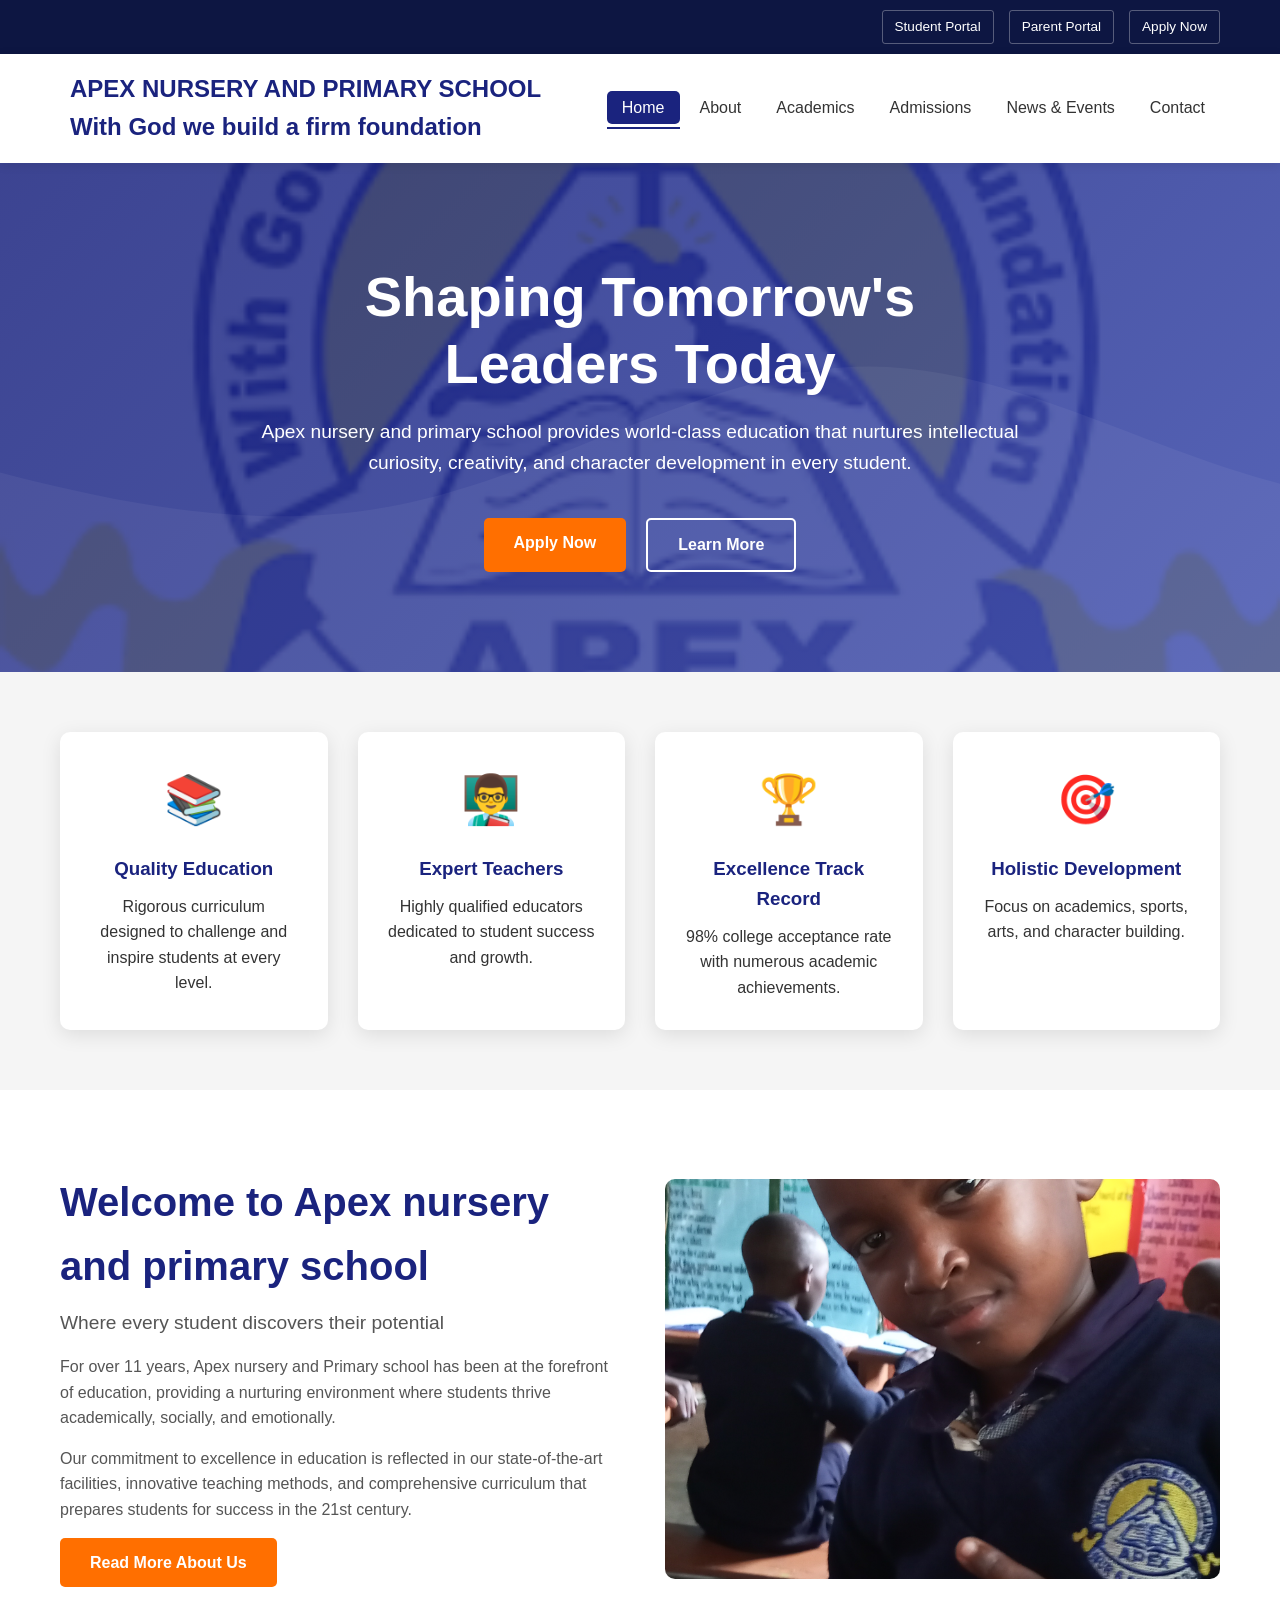
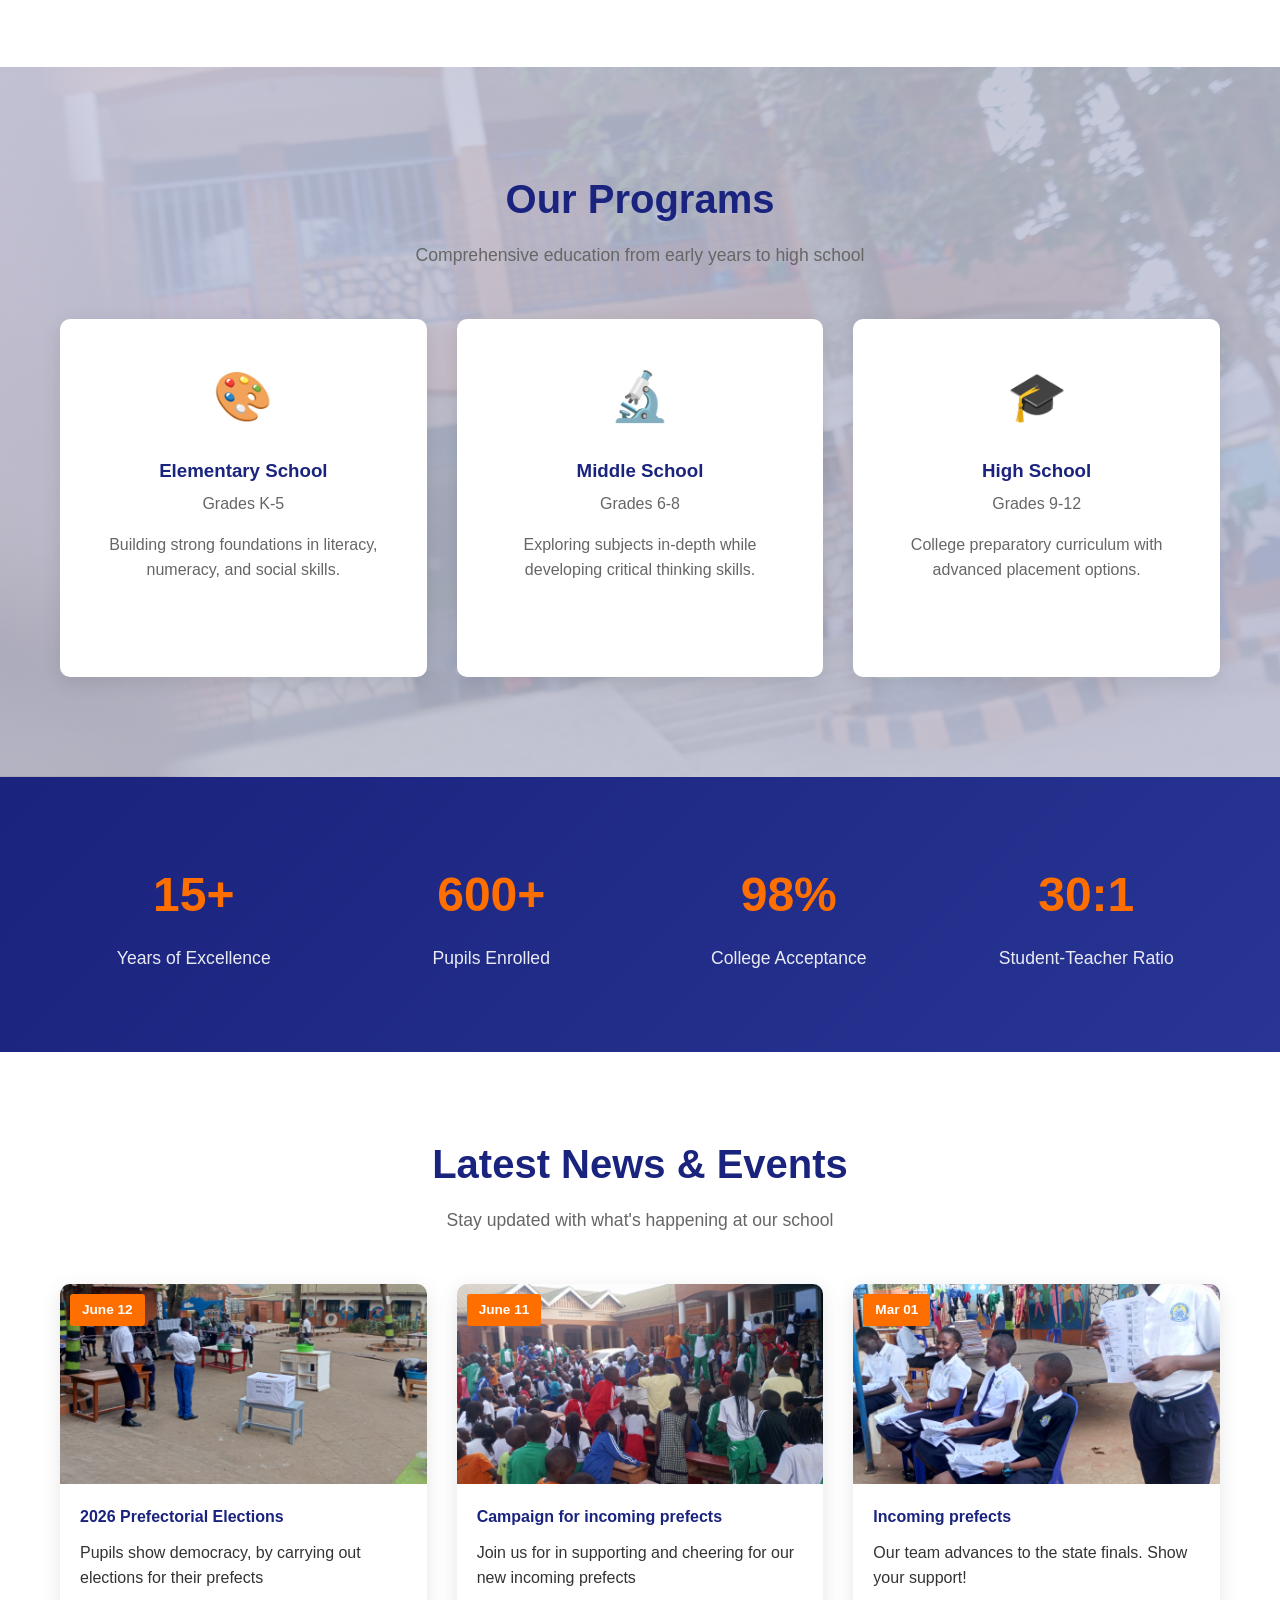
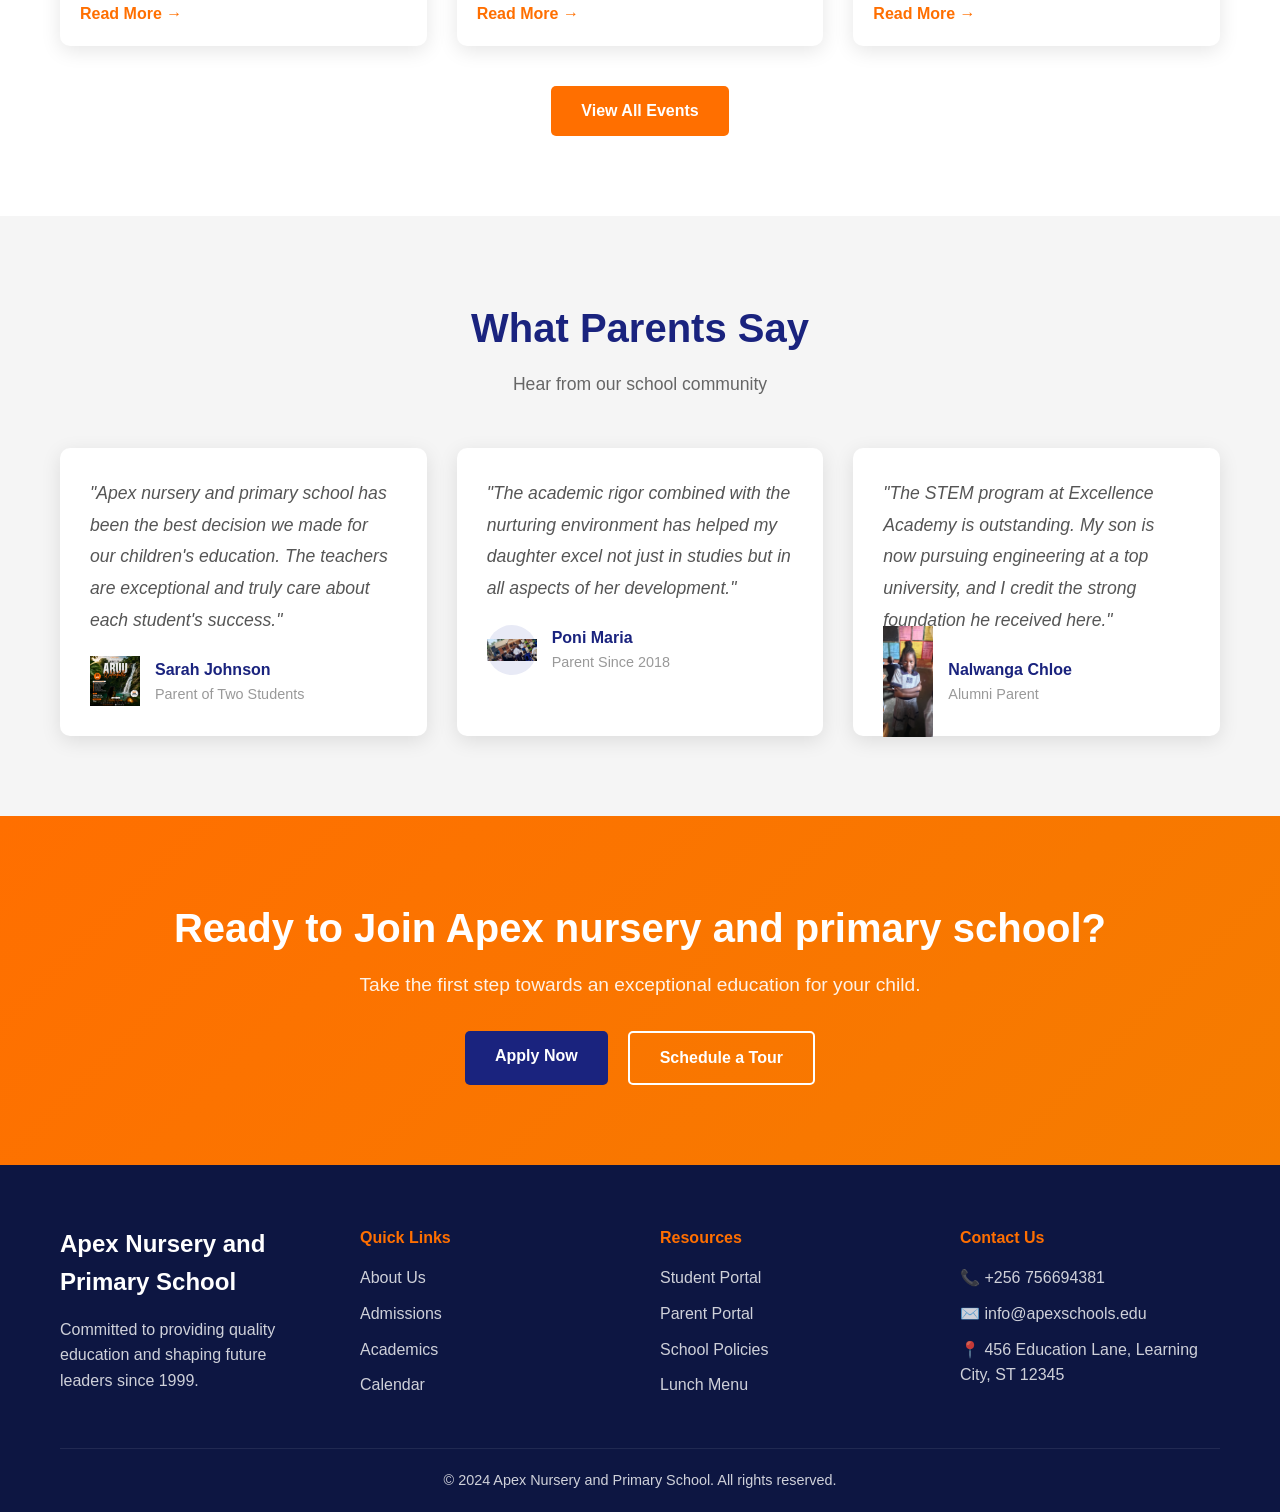
<file: index.html>
<!DOCTYPE html>
<html lang="en">
<head>
    <meta charset="UTF-8">
    <meta name="viewport" content="width=device-width, initial-scale=1.0">
    <meta name="description" content="Excellence Academy - Shaping Tomorrow's Leaders Today. Quality education from K-12 with 98% college acceptance rate.">
    <meta name="keywords" content="school, education, academy, K-12, excellence academy, learning">
    <meta name="author" content="Excellence Academy">
    <meta name="robots" content="index, follow">
    <meta property="og:title" content="Excellence Academy - Quality Education">
    <meta property="og:description" content="World-class education nurturing intellectual curiosity and character development.">
    <meta property="og:type" content="website">
    <title>Apex nursery and primary school - Shaping Tomorrow's Leaders Today</title>
    <link rel="stylesheet" href="style.css">
</head>
<body>
    <!-- Skip to Main Content -->
    <a href="#main-content" class="sr-only">Skip to main content</a>

    <!-- Top Bar -->
    <div class="top-bar">
        <div class="container">
            <div class="top-bar-content">
                <div class="contact-info">
                    <span aria-label="Phone"></span>
                    <span aria-label="Email"></span>
                </div>
                <div class="top-links">
                    <a href="portal.html" aria-label="Student Portal">Student Portal</a>
                    <a href="portal.html" aria-label="Parent Portal">Parent Portal</a>
                    <a href="apply.html" aria-label="Apply Now">Apply Now</a>
                </div>
            </div>
        </div>
    </div>

    <!-- Navigation -->
    <nav role="navigation" aria-label="Main navigation">
        <div class="container nav-container">
            <div class="logo">
                <a href="index.html" aria-label="Apex Nursery and Primary School Home">
                    <span class="logo-icon" aria-hidden="true"></span>
                    APEX NURSERY AND PRIMARY SCHOOL<br>With God we build a firm foundation
                </a>
            </div>
            <button class="mobile-menu-btn" aria-label="Toggle menu" aria-expanded="false">
                ☰
            </button>
            <ul class="nav-links" role="menubar">
                <li role="none"><a href="index.html" class="active" role="menuitem" aria-current="page">Home</a></li>
                <li role="none"><a href="about.html" role="menuitem">About</a></li>
                <li role="none"><a href="academics.html" role="menuitem">Academics</a></li>
                <li role="none"><a href="admissions.html" role="menuitem">Admissions</a></li>
                <li role="none"><a href="events.html" role="menuitem">News & Events</a></li>
                <li role="none"><a href="contact.html" role="menuitem">Contact</a></li>
            </ul>
        </div>
    </nav>

    <main id="main-content">
        <!-- Hero Section -->
        <section class="hero" aria-label="Welcome">
            <div class="hero-content">
                <h1>Shaping Tomorrow's Leaders Today</h1>
                <p>Apex nursery and primary school provides world-class education that nurtures intellectual curiosity, creativity, and character development in every student.</p>
                <div class="hero-buttons">
                    <a href="admissions.html" class="btn btn-primary">Apply Now</a>
                    <a href="about.html" class="btn btn-outline">Learn More</a>
                </div>
            </div>
        </section>

        <!-- Features Section -->
        <section class="features" aria-label="Our Features">
            <div class="container">
                <div class="features-grid">
                    <div class="feature-card">
                        <div class="feature-icon" aria-hidden="true">📚</div>
                        <h3>Quality Education</h3>
                        <p>Rigorous curriculum designed to challenge and inspire students at every level.</p>
                    </div>
                    <div class="feature-card">
                        <div class="feature-icon" aria-hidden="true">👨‍🏫</div>
                        <h3>Expert Teachers</h3>
                        <p>Highly qualified educators dedicated to student success and growth.</p>
                    </div>
                    <div class="feature-card">
                        <div class="feature-icon" aria-hidden="true">🏆</div>
                        <h3>Excellence Track Record</h3>
                        <p>98% college acceptance rate with numerous academic achievements.</p>
                    </div>
                    <div class="feature-card">
                        <div class="feature-icon" aria-hidden="true">🎯</div>
                        <h3>Holistic Development</h3>
                        <p>Focus on academics, sports, arts, and character building.</p>
                    </div>
                </div>
            </div>
        </section>

        <!-- Welcome Section -->
        <section class="welcome" aria-label="Welcome Message">
            <div class="container">
                <div class="welcome-grid">
                    <div class="welcome-text">
                        <h2>Welcome to Apex nursery and primary school</h2>
                        <p class="lead">Where every student discovers their potential</p>
                        <p>For over 11 years, Apex nursery and Primary school has been at the forefront of education, providing a nurturing environment where students thrive academically, socially, and emotionally.</p>
                        <p>Our commitment to excellence in education is reflected in our state-of-the-art facilities, innovative teaching methods, and comprehensive curriculum that prepares students for success in the 21st century.</p>
                        <a href="about.html" class="btn btn-primary">Read More About Us</a>
                    </div>
                    <div class="welcome-image">
                        <div class="image-placeholder" aria-label="School building">
                            <img src="pics/kids.jpg"/>
                        </div>
                    </div>
                </div>
            </div>
        </section>

        <!-- Programs Section -->
        <section class="programs" aria-label="Our Programs">
            <div class="container">
                <div class="section-header">
                    <h2>Our Programs</h2>
                    <p>Comprehensive education from early years to high school</p>
                </div>
                <div class="programs-grid">
                    <div class="program-card">
                        <div class="program-icon" aria-hidden="true">🎨</div>
                        <h3>Elementary School</h3>
                        <p>Grades K-5</p>
                        <p>Building strong foundations in literacy, numeracy, and social skills.</p>
                        <a href="academics.html" class="btn btn-small">Learn More</a>
                    </div>
                    <div class="program-card">
                        <div class="program-icon" aria-hidden="true">🔬</div>
                        <h3>Middle School</h3>
                        <p>Grades 6-8</p>
                        <p>Exploring subjects in-depth while developing critical thinking skills.</p>
                        <a href="academics.html" class="btn btn-small">Learn More</a>
                    </div>
                    <div class="program-card">
                        <div class="program-icon" aria-hidden="true">🎓</div>
                        <h3>High School</h3>
                        <p>Grades 9-12</p>
                        <p>College preparatory curriculum with advanced placement options.</p>
                        <a href="academics.html" class="btn btn-small">Learn More</a>
                    </div>
                </div>
            </div>
        </section>

        <!-- Stats Section -->
        <section class="stats" aria-label="School Statistics">
            <div class="container">
                <div class="stats-grid">
                    <div class="stat-item">
                        <h3>15+</h3>
                        <p>Years of Excellence</p>
                    </div>
                    <div class="stat-item">
                        <h3>600+</h3>
                        <p>Pupils Enrolled</p>
                    </div>
                    <div class="stat-item">
                        <h3>98%</h3>
                        <p>College Acceptance</p>
                    </div>
                    <div class="stat-item">
                        <h3>30:1</h3>
                        <p>Student-Teacher Ratio</p>
                    </div>
                </div>
            </div>
        </section>

        <!-- News Section -->
        <section class="news-section" aria-label="Latest News">
            <div class="container">
                <div class="section-header">
                    <h2>Latest News & Events</h2>
                    <p>Stay updated with what's happening at our school</p>
                </div>
                <div class="news-grid">
                    <article class="news-card">
                        <div class="news-image">
                            <img src="pics/vote1 (4).jpg"/>
                            <span class="news-date">June 12</span>
                            <span aria-hidden="true"></span>
                        </div>
                        <div class="news-content">
                            <h4>2026 Prefectorial Elections</h4>
                            <p>Pupils show democracy, by carrying out elections for their prefects</p>
                            <a href="events.html" aria-label="Read more about Prefectorial Elections">Read More →</a>
                        </div>
                    </article>
                    <article class="news-card">
                        <div class="news-image">
                            <img src="pics/campiagn.jpg"/>
                            <span class="news-date">June 11</span>
                            <span aria-hidden="true"></span>
                        </div>
                        <div class="news-content">
                            <h4>Campaign for incoming prefects</h4>
                            <p>Join us for in supporting and cheering for our new incoming prefects</p>
                            <a href="events.html" aria-label="Read more about Campaign for incoming prefects">Read More →</a>
                        </div>
                    </article>
                    <article class="news-card">
                        <div class="news-image">
                            <img src="pics/vote1 (2).jpg"/>
                            <span class="news-date">Mar 01</span>
                            <span aria-hidden="true"></span>
                        </div>
                        <div class="news-content">
                            <h4>Incoming prefects </h4>
                            <p>Our team advances to the state finals. Show your support!</p>
                            <a href="events.html" aria-label="Read more about Basketball">Read More →</a>
                        </div>
                    </article>
                </div>
                <div class="center-btn">
                    <a href="events.html" class="btn btn-primary">View All Events</a>
                </div>
            </div>
        </section>

        <!-- Testimonials -->
        <section class="testimonials" aria-label="Parent Testimonials">
            <div class="container">
                <div class="section-header">
                    <h2>What Parents Say</h2>
                    <p>Hear from our school community</p>
                </div>
                <div class="testimonials-grid">
                    <div class="testimonial-card">
                        <div class="testimonial-text">
                            "Apex nursery and primary school has been the best decision we made for our children's education. The teachers are exceptional and truly care about each student's success."
                        </div>
                        <div class="testimonial-author">
                            <div class="author-avatar" aria-hidden="true">
                                <img src="pics/aruu.jpg"/>
                            </div>
                            <div>
                                <h4>Sarah Johnson</h4>
                                <p>Parent of Two Students</p>
                            </div>
                        </div>
                    </div>
                    <div class="testimonial-card">
                        <div class="testimonial-text">
                            "The academic rigor combined with the nurturing environment has helped my daughter excel not just in studies but in all aspects of her development."
                        </div>
                        <div class="testimonial-author">
                            <div class="author-avatar" aria-hidden="true">
                                <img src="pics/vote1 (1).jpg"/>
                            </div>
                            <div>
                                <h4>Poni Maria</h4>
                                <p>Parent Since 2018</p>
                            </div>
                        </div>
                    </div>
                    <div class="testimonial-card">
                        <div class="testimonial-text">
                            "The STEM program at Excellence Academy is outstanding. My son is now pursuing engineering at a top university, and I credit the strong foundation he received here."
                        </div>
                        <div class="testimonial-author">
                            <div class="author-avatar" aria-hidden="true">
                                <img src="pics/chloe.jpg"/>
                            </div>
                            <div>
                                <h4>Nalwanga Chloe</h4>
                                <p>Alumni Parent</p>
                            </div>
                        </div>
                    </div>
                </div>
            </div>
        </section>

        <!-- Call to Action -->
        <section class="cta" aria-label="Call to Action">
            <div class="container">
                <h2>Ready to Join Apex nursery and primary school?</h2>
                <p>Take the first step towards an exceptional education for your child.</p>
                <div class="cta-buttons">
                    <a href="admissions.html" class="btn btn-primary">Apply Now</a>
                    <a href="contact.html" class="btn btn-outline">Schedule a Tour</a>
                </div>
            </div>
        </section>
    </main>

    <!-- Footer -->
    <footer role="contentinfo">
        <div class="container">
            <div class="footer-grid">
                <div class="footer-about">
                    <h3> Apex Nursery and Primary School</h3>
                    <p>Committed to providing quality education and shaping future leaders since 1999.</p>
                </div>
                <div class="footer-links">
                    <h4>Quick Links</h4>
                    <ul>
                        <li><a href="about.html">About Us</a></li>
                        <li><a href="admissions.html">Admissions</a></li>
                        <li><a href="academics.html">Academics</a></li>
                        <li><a href="events.html">Calendar</a></li>
                    </ul>
                </div>
                <div class="footer-links">
                    <h4>Resources</h4>
                    <ul>
                        <li><a href="portal.html">Student Portal</a></li>
                        <li><a href="portal.html">Parent Portal</a></li>
                        <li><a href="#">School Policies</a></li>
                        <li><a href="#">Lunch Menu</a></li>
                    </ul>
                </div>
                <div class="footer-contact">
                    <h4>Contact Us</h4>
                    <p>📞 +256 756694381</p>
                    <p>✉️ info@apexschools.edu</p>
                    <p>📍 456 Education Lane, Learning City, ST 12345</p>
                </div>
            </div>
            <div class="footer-bottom">
                <p>&copy; 2024 Apex Nursery and Primary School. All rights reserved.</p>
            </div>
        </div>
    </footer>
</body>
</html>
</file>
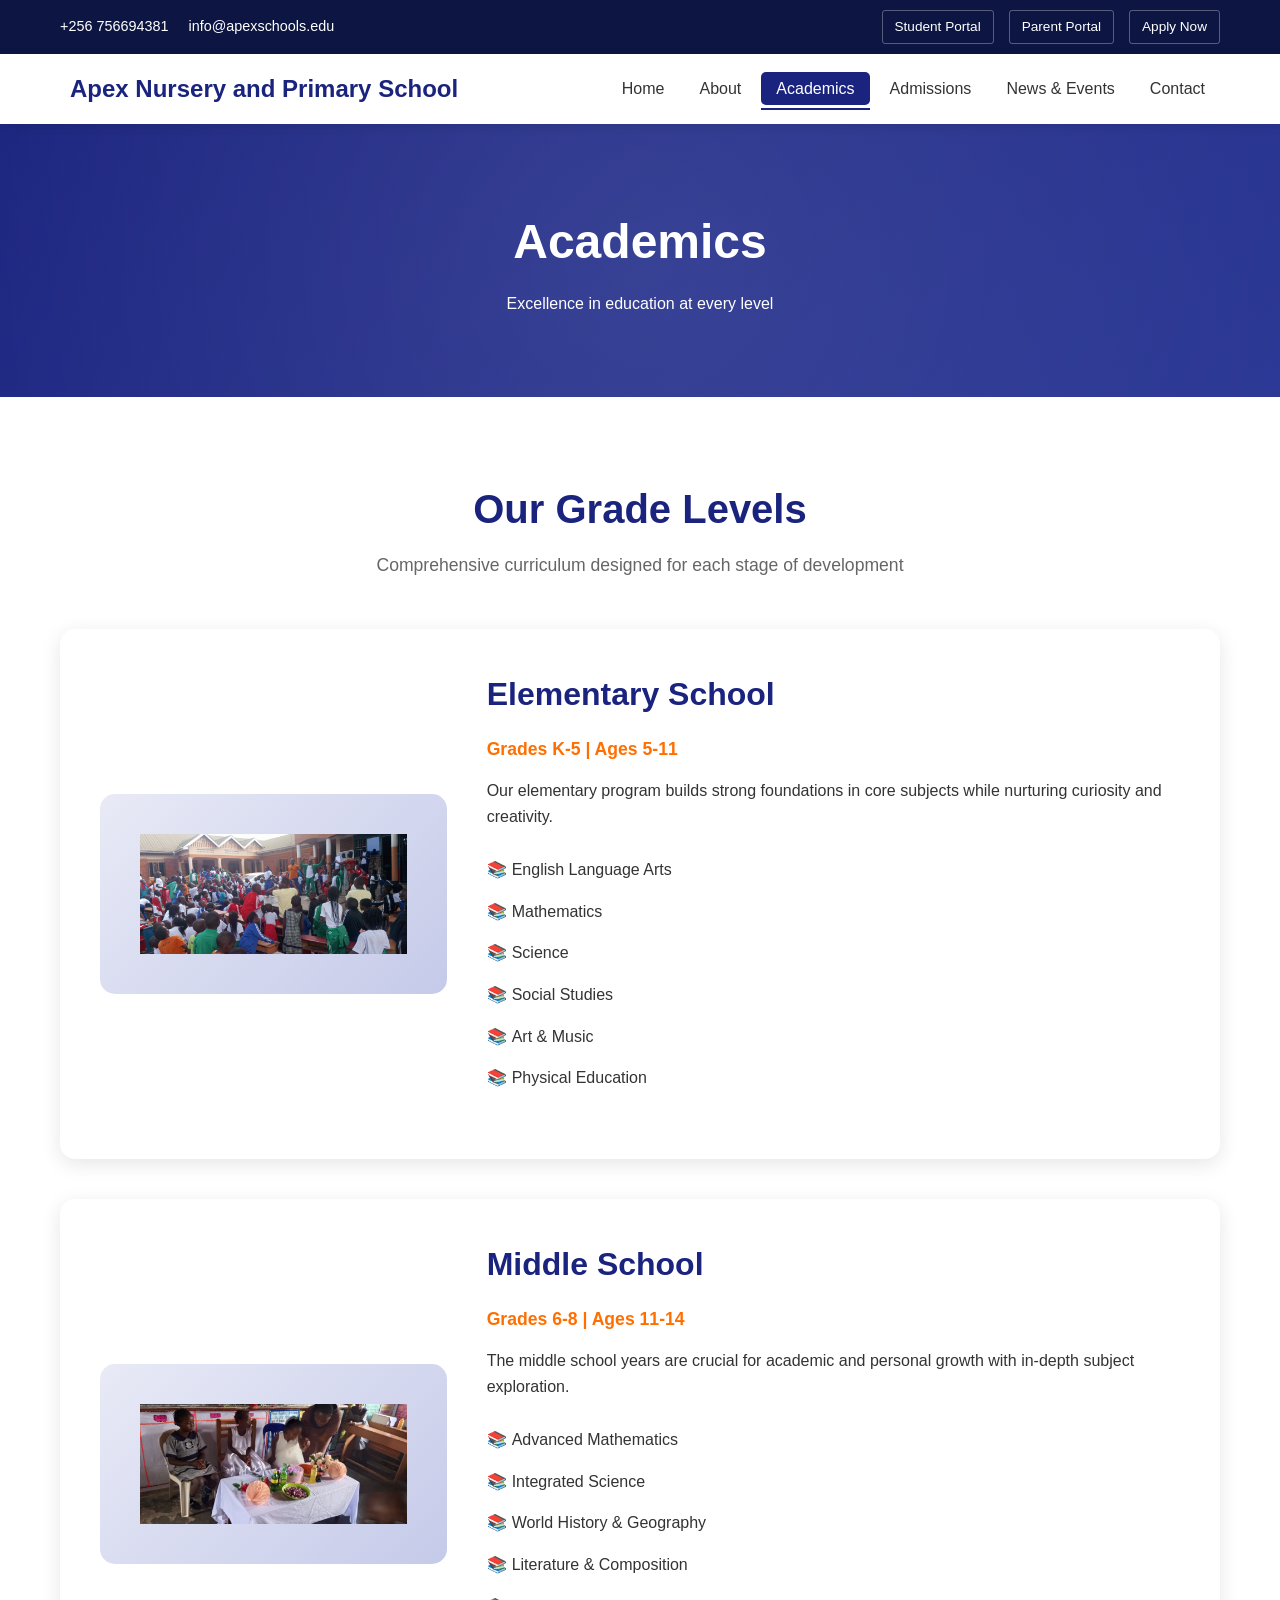
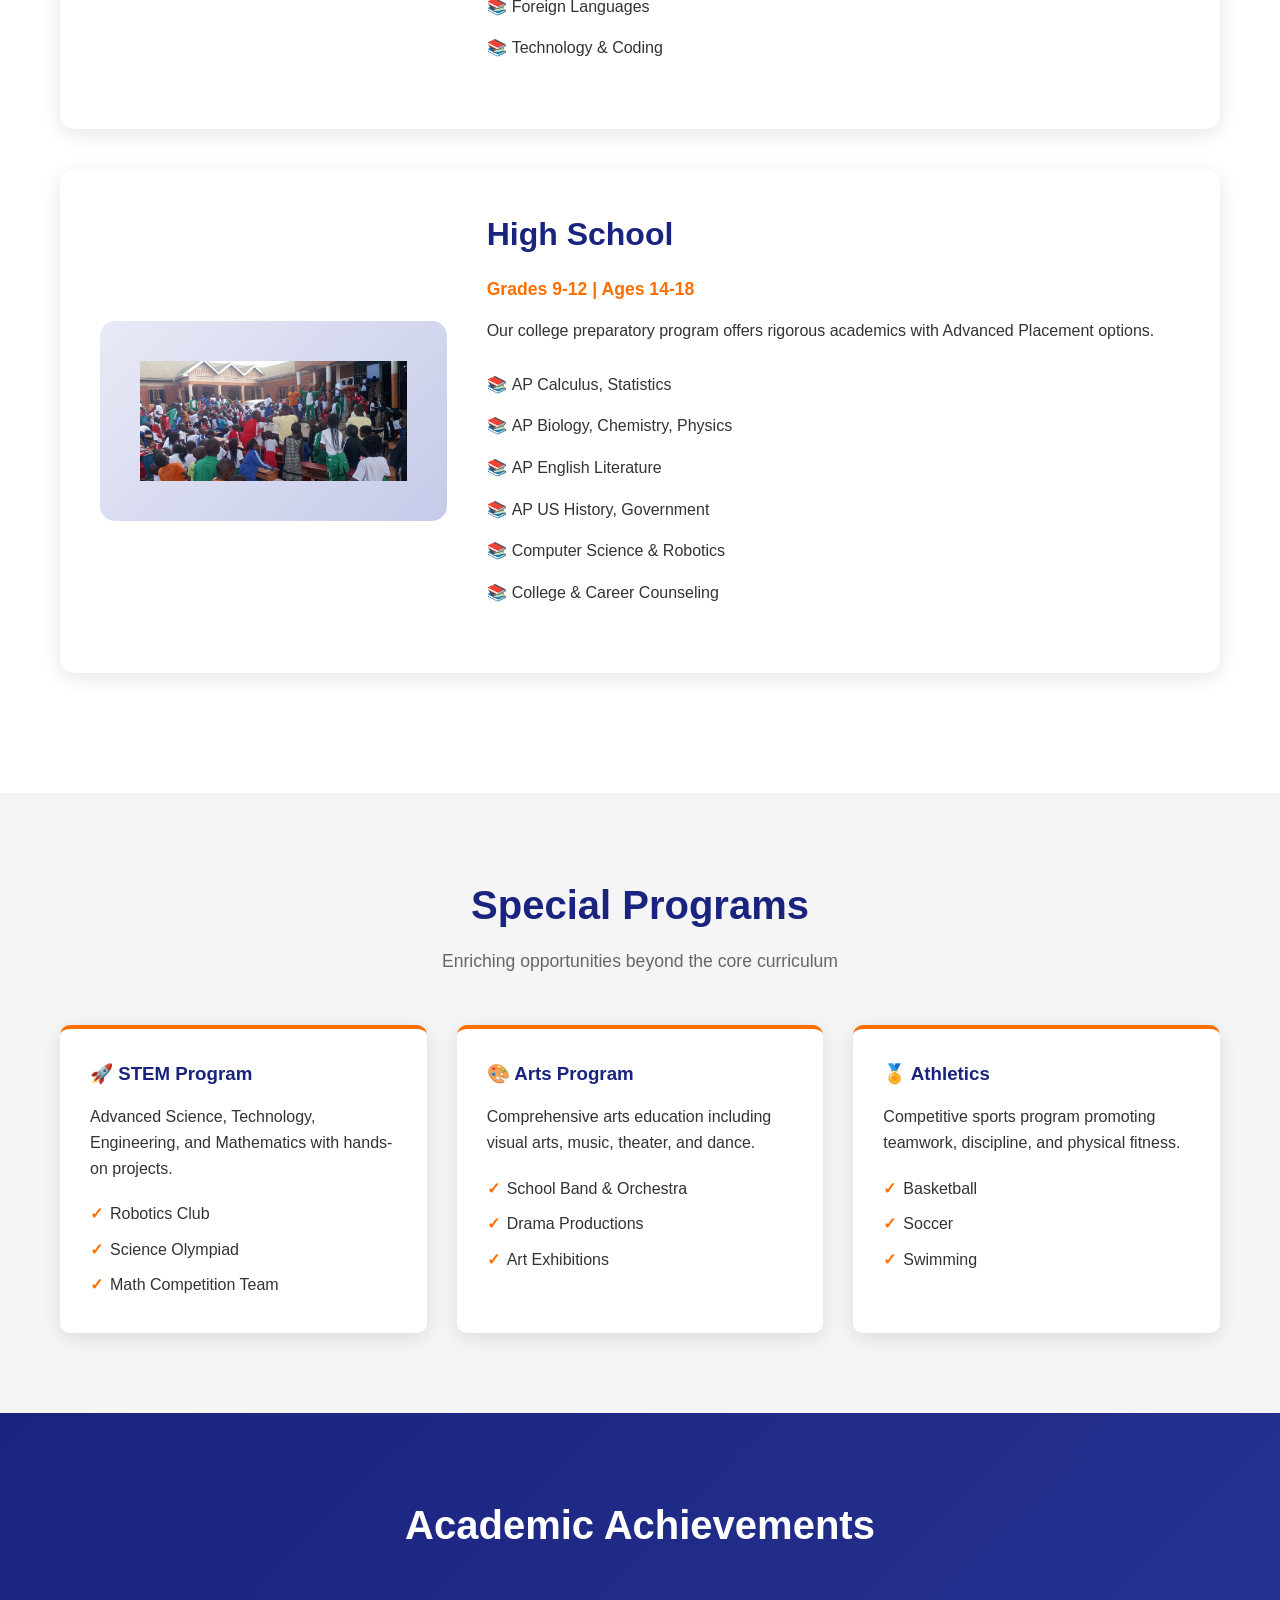
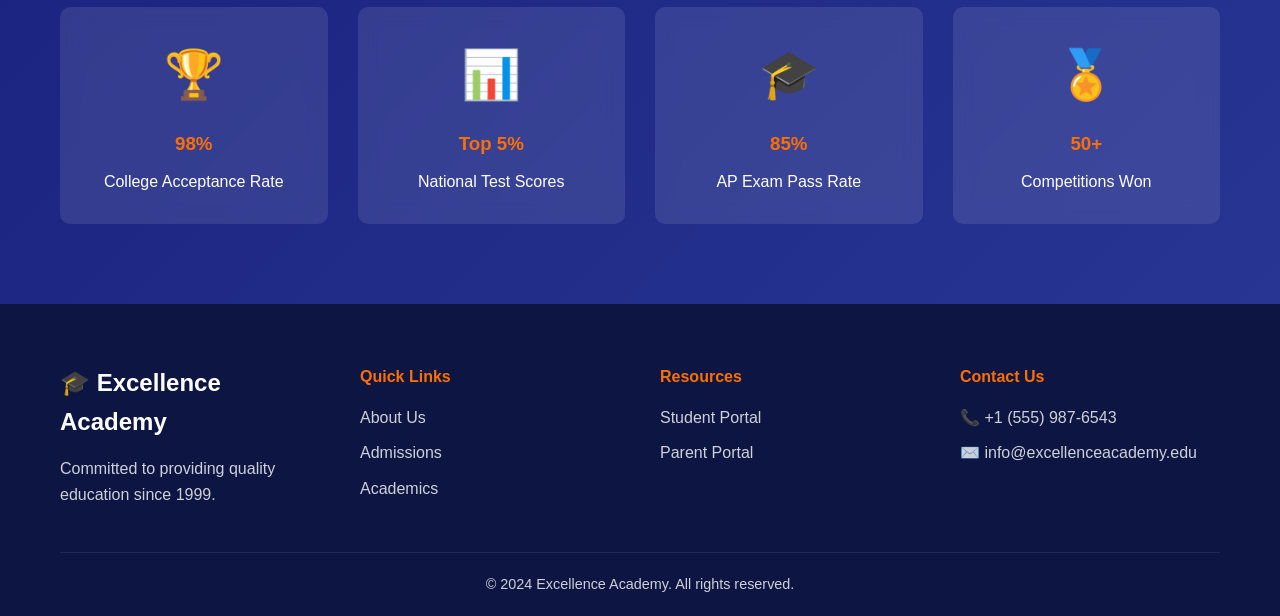
<file: academics.html>
<!DOCTYPE html>
<html lang="en">
<head>
    <meta charset="UTF-8">
    <meta name="viewport" content="width=device-width, initial-scale=1.0">
    <meta name="description" content="Explore Excellence Academy's comprehensive K-12 curriculum, special programs, and academic achievements.">
    <title>Academics - Excellence Academy</title>
    <link rel="stylesheet" href="style.css">
    <style>
        .grade-levels { margin-top: 50px; }
        .grade-card { background: var(--white); border-radius: 15px; padding: 40px; margin-bottom: 40px; box-shadow: var(--shadow); display: grid; grid-template-columns: 1fr 2fr; gap: 40px; align-items: center; }
        .grade-icon { font-size: 5rem; text-align: center; background: linear-gradient(135deg, #e8eaf6 0%, #c5cae9 100%); border-radius: 15px; padding: 40px; }
        .grade-info h2 { color: var(--primary); font-size: 2rem; margin-bottom: 15px; }
        .grade-info .grades { color: var(--accent); font-weight: 600; margin-bottom: 15px; font-size: 1.1rem; }
        .subjects-list { list-style: none; margin: 20px 0; }
        .subjects-list li { padding: 8px 0; padding-left: 25px; position: relative; }
        .subjects-list li:before { content: "📚"; position: absolute; left: 0; }
        .programs-section { padding: 80px 0; background-color: var(--light-gray); }
        .programs-grid { display: grid; grid-template-columns: repeat(auto-fit, minmax(300px, 1fr)); gap: 30px; margin-top: 50px; }
        .special-program-card { background: var(--white); padding: 30px; border-radius: var(--radius); box-shadow: var(--shadow); border-top: 4px solid var(--accent); }
        .special-program-card h3 { color: var(--primary); margin-bottom: 15px; }
        .special-program-card ul { list-style: none; margin-top: 15px; }
        .special-program-card ul li { padding: 5px 0; padding-left: 20px; position: relative; }
        .special-program-card ul li:before { content: "✓"; color: var(--accent); position: absolute; left: 0; font-weight: bold; }
        .achievements-section { padding: 80px 0; background: linear-gradient(135deg, var(--primary) 0%, var(--primary-light) 100%); color: var(--white); }
        .achievements-grid { display: grid; grid-template-columns: repeat(auto-fit, minmax(250px, 1fr)); gap: 30px; margin-top: 50px; }
        .achievement-card { text-align: center; padding: 30px; background: rgba(255,255,255,0.1); border-radius: var(--radius); backdrop-filter: blur(10px); }
        .achievement-icon { font-size: 3rem; margin-bottom: 15px; }
        .achievement-card h3 { margin-bottom: 10px; color: var(--accent); }
        @media (max-width: 768px) { .grade-card { grid-template-columns: 1fr; } }
    </style>
</head>
<body>
    <a href="#main-content" class="sr-only">Skip to main content</a>
    
    <div class="top-bar">
        <div class="container">
            <div class="top-bar-content">
                <div class="contact-info">
                    <span>+256 756694381</span>
                    <span> info@apexschools.edu</span>
                </div>
                <div class="top-links">
                    <a href="portal.html">Student Portal</a>
                    <a href="portal.html">Parent Portal</a>
                    <a href="apply.html">Apply Now</a>
                </div>
            </div>
        </div>
    </div>

    <nav>
        <div class="container nav-container">
            <div class="logo">
                <a href="index.html"><span class="logo-icon"></span>Apex Nursery and Primary School</a>
            </div>
            <button class="mobile-menu-btn" aria-label="Toggle menu">☰</button>
            <ul class="nav-links">
                <li><a href="index.html">Home</a></li>
                <li><a href="about.html">About</a></li>
                <li><a href="academics.html" class="active">Academics</a></li>
                <li><a href="admissions.html">Admissions</a></li>
                <li><a href="events.html">News & Events</a></li>
                <li><a href="contact.html">Contact</a></li>
            </ul>
        </div>
    </nav>

    <main id="main-content">
        <section class="page-header">
            <div class="container">
                <h1>Academics</h1>
                <p>Excellence in education at every level</p>
            </div>
        </section>

        <section style="padding: 80px 0;">
            <div class="container">
                <div class="section-header">
                    <h2>Our Grade Levels</h2>
                    <p>Comprehensive curriculum designed for each stage of development</p>
                </div>
                <div class="grade-levels">
                    <div class="grade-card">
                        <div class="grade-icon">
                            <img src="pics/campiagn.jpg"/>
                        </div>
                       
                        <div class="grade-info">
                            <h2>Elementary School</h2>
                            <p class="grades">Grades K-5 | Ages 5-11</p>
                            <p>Our elementary program builds strong foundations in core subjects while nurturing curiosity and creativity.</p>
                            <ul class="subjects-list">
                                <li>English Language Arts</li><li>Mathematics</li><li>Science</li>
                                <li>Social Studies</li><li>Art & Music</li><li>Physical Education</li>
                            </ul>
                        </div>
                    </div>
                    <div class="grade-card">
                        <div class="grade-icon">
                            <img src="pics/one.jpg"/>
                        </div>
                        <div class="grade-info">
                            <h2>Middle School</h2>
                            <p class="grades">Grades 6-8 | Ages 11-14</p>
                            <p>The middle school years are crucial for academic and personal growth with in-depth subject exploration.</p>
                            <ul class="subjects-list">
                                <li>Advanced Mathematics</li><li>Integrated Science</li><li>World History & Geography</li>
                                <li>Literature & Composition</li><li>Foreign Languages</li><li>Technology & Coding</li>
                            </ul>
                        </div>
                    </div>
                    <div class="grade-card">
                        <div class="grade-icon">
                            <img src="pics/campiagn.jpg"/>
                        </div>
                        <div class="grade-info">
                            <h2>High School</h2>
                            <p class="grades">Grades 9-12 | Ages 14-18</p>
                            <p>Our college preparatory program offers rigorous academics with Advanced Placement options.</p>
                            <ul class="subjects-list">
                                <li>AP Calculus, Statistics</li><li>AP Biology, Chemistry, Physics</li>
                                <li>AP English Literature</li><li>AP US History, Government</li>
                                <li>Computer Science & Robotics</li><li>College & Career Counseling</li>
                            </ul>
                        </div>
                    </div>
                </div>
            </div>
        </section>

        <section class="programs-section">
            <div class="container">
                <div class="section-header">
                    <h2>Special Programs</h2>
                    <p>Enriching opportunities beyond the core curriculum</p>
                </div>
                <div class="programs-grid">
                    <div class="special-program-card">
                        <h3>🚀 STEM Program</h3>
                        <p>Advanced Science, Technology, Engineering, and Mathematics with hands-on projects.</p>
                        <ul><li>Robotics Club</li><li>Science Olympiad</li><li>Math Competition Team</li></ul>
                    </div>
                    <div class="special-program-card">
                        <h3>🎨 Arts Program</h3>
                        <p>Comprehensive arts education including visual arts, music, theater, and dance.</p>
                        <ul><li>School Band & Orchestra</li><li>Drama Productions</li><li>Art Exhibitions</li></ul>
                    </div>
                    <div class="special-program-card">
                        <h3>🏅 Athletics</h3>
                        <p>Competitive sports program promoting teamwork, discipline, and physical fitness.</p>
                        <ul><li>Basketball</li><li>Soccer</li><li>Swimming</li></ul>
                    </div>
                </div>
            </div>
        </section>

        <section class="achievements-section">
            <div class="container">
                <div class="section-header">
                    <h2 style="color: white;">Academic Achievements</h2>
                </div>
                <div class="achievements-grid">
                    <div class="achievement-card"><div class="achievement-icon">🏆</div><h3>98%</h3><p>College Acceptance Rate</p></div>
                    <div class="achievement-card"><div class="achievement-icon">📊</div><h3>Top 5%</h3><p>National Test Scores</p></div>
                    <div class="achievement-card"><div class="achievement-icon">🎓</div><h3>85%</h3><p>AP Exam Pass Rate</p></div>
                    <div class="achievement-card"><div class="achievement-icon">🏅</div><h3>50+</h3><p>Competitions Won</p></div>
                </div>
            </div>
        </section>
    </main>

    <footer>
        <div class="container">
            <div class="footer-grid">
                <div class="footer-about"><h3>🎓 Excellence Academy</h3><p>Committed to providing quality education since 1999.</p></div>
                <div class="footer-links"><h4>Quick Links</h4><ul><li><a href="about.html">About Us</a></li><li><a href="admissions.html">Admissions</a></li><li><a href="academics.html">Academics</a></li></ul></div>
                <div class="footer-links"><h4>Resources</h4><ul><li><a href="portal.html">Student Portal</a></li><li><a href="portal.html">Parent Portal</a></li></ul></div>
                <div class="footer-contact"><h4>Contact Us</h4><p>📞 +1 (555) 987-6543</p><p>✉️ info@excellenceacademy.edu</p></div>
            </div>
            <div class="footer-bottom"><p>&copy; 2024 Excellence Academy. All rights reserved.</p></div>
        </div>
    </footer>

    <script>
        document.querySelector('.mobile-menu-btn').addEventListener('click', function() {
            document.querySelector('.nav-links').classList.toggle('active');
            this.setAttribute('aria-expanded', this.getAttribute('aria-expanded') === 'true' ? 'false' : 'true');
        });
    </script>
</body>
</html>
</file>
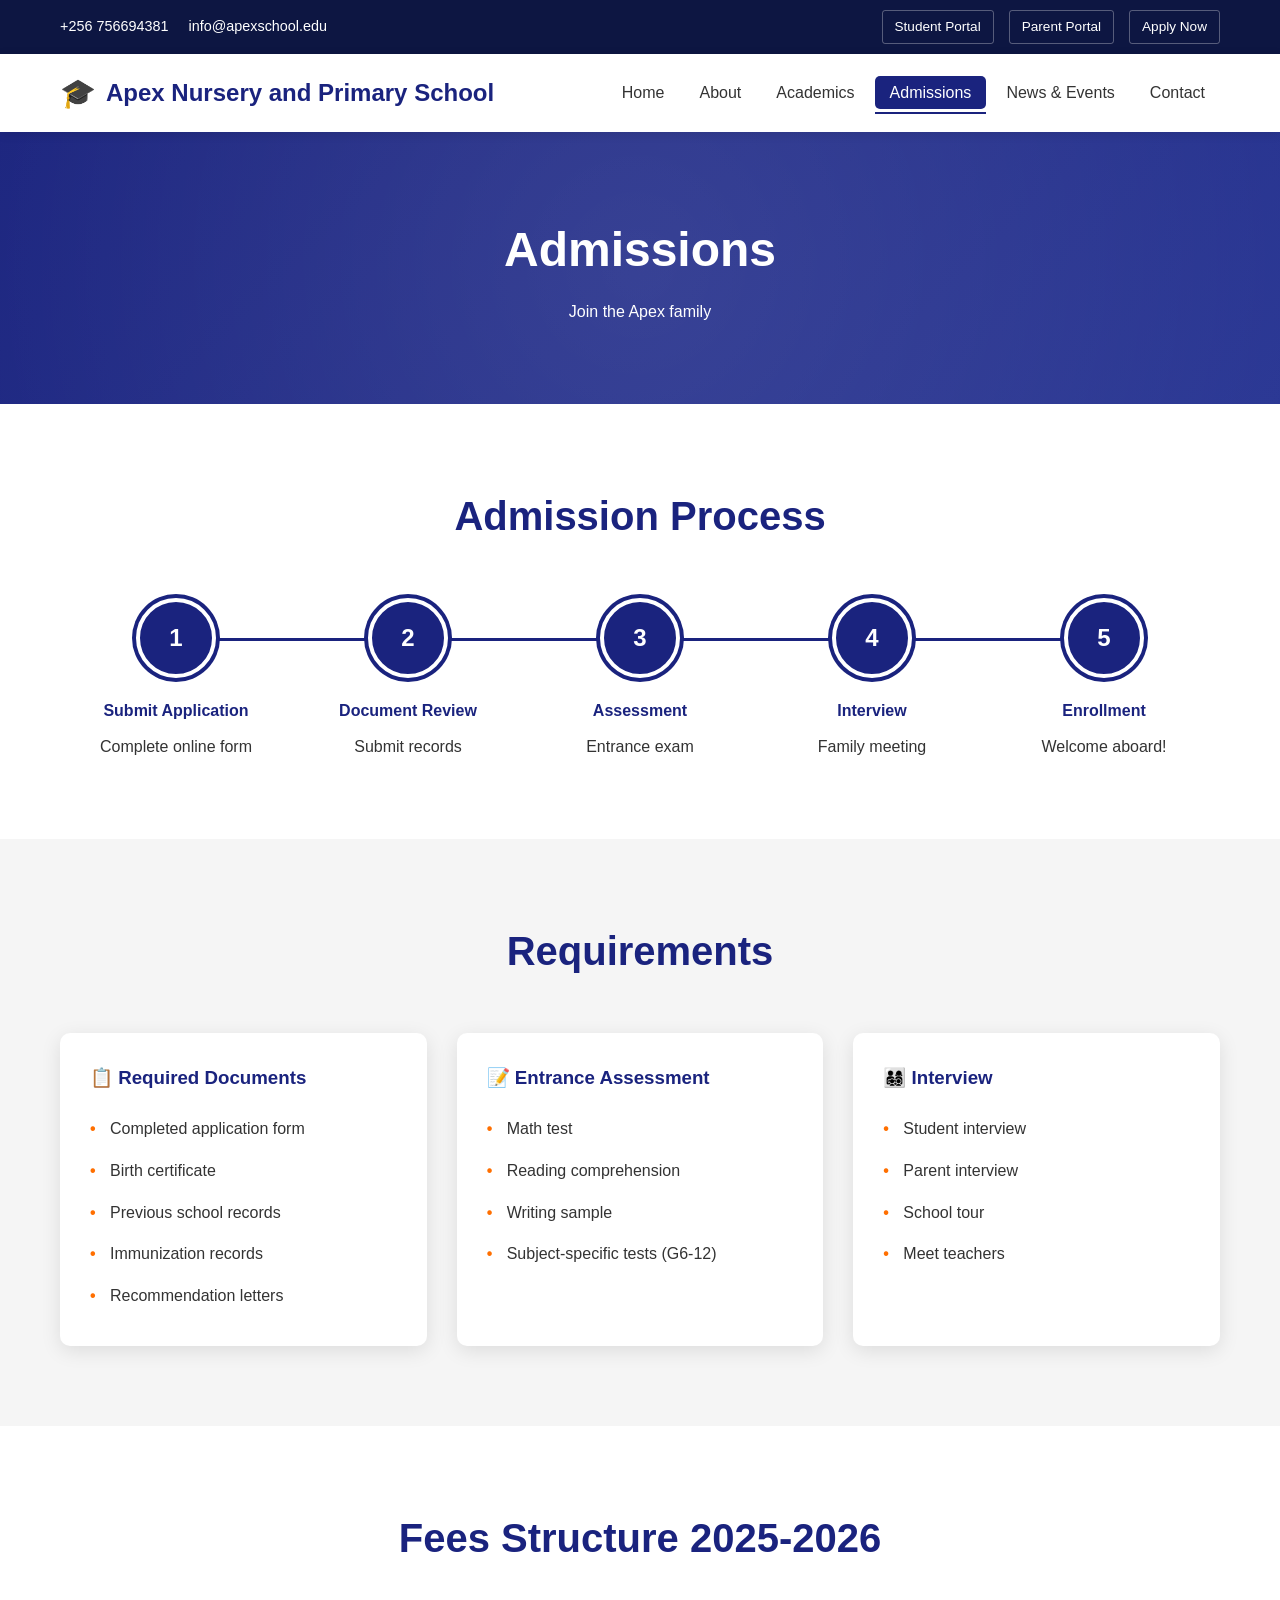
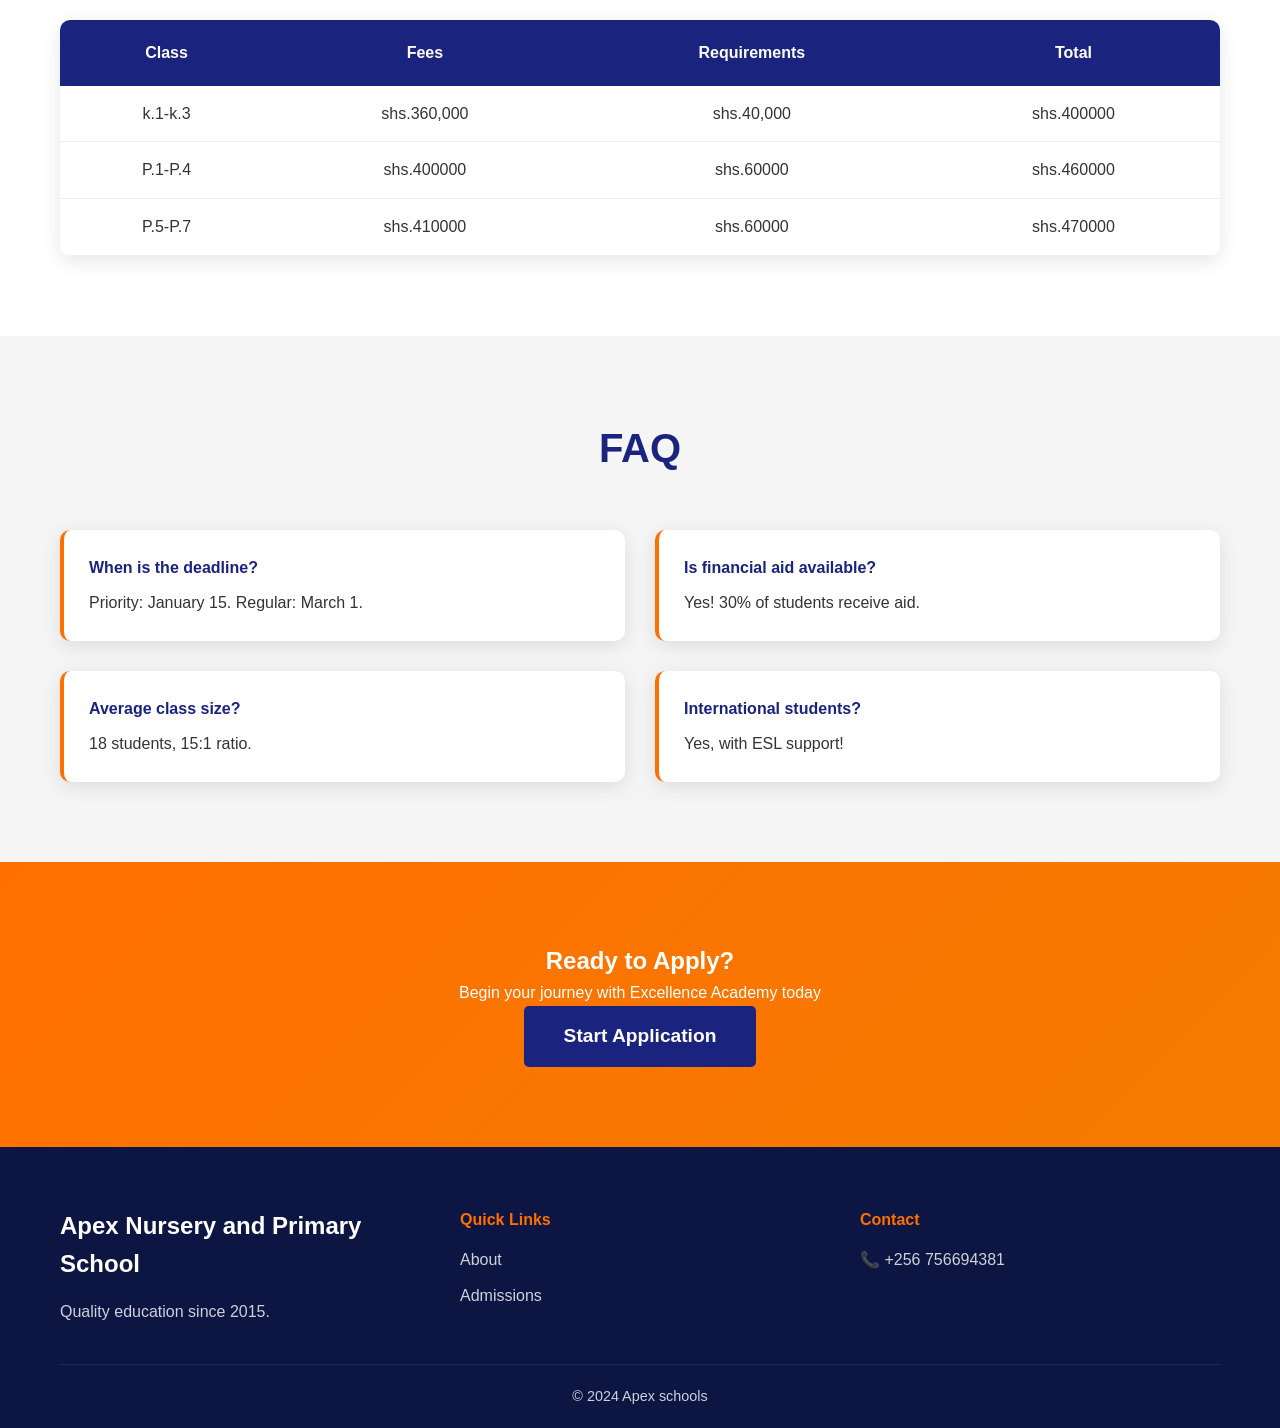
<file: admissions.html>
<!DOCTYPE html>
<html lang="en">
<head>
    <meta charset="UTF-8">
    <meta name="viewport" content="width=device-width, initial-scale=1.0">
    <meta name="description" content="Apply to Excellence Academy. Learn about admission requirements, tuition fees, financial aid, and enrollment process.">
    <title>Admissions - Excellence Academy</title>
    <link rel="stylesheet" href="style.css">
    <style>
        .process-steps { display: flex; justify-content: space-between; margin-top: 50px; position: relative; }
        .process-steps:before { content: ''; position: absolute; top: 40px; left: 10%; right: 10%; height: 3px; background: var(--primary); }
        .step { text-align: center; position: relative; z-index: 1; flex: 1; padding: 0 20px; }
        .step-number { width: 80px; height: 80px; background: var(--primary); color: var(--white); border-radius: 50%; display: flex; align-items: center; justify-content: center; margin: 0 auto 20px; font-size: 1.5rem; font-weight: bold; border: 4px solid var(--white); box-shadow: 0 0 0 4px var(--primary); }
        .step h4 { color: var(--primary); margin-bottom: 10px; }
        .requirements-section { padding: 80px 0; background-color: var(--light-gray); }
        .requirements-grid { display: grid; grid-template-columns: repeat(auto-fit, minmax(300px, 1fr)); gap: 30px; margin-top: 50px; }
        .requirement-card { background: var(--white); padding: 30px; border-radius: var(--radius); box-shadow: var(--shadow); }
        .requirement-card h3 { color: var(--primary); margin-bottom: 15px; }
        .requirement-card ul li { padding: 8px 0; padding-left: 20px; position: relative; }
        .requirement-card ul li:before { content: "•"; color: var(--accent); position: absolute; left: 0; font-weight: bold; }
        .tuition-section { padding: 80px 0; }
        .tuition-table { width: 100%; border-collapse: collapse; margin-top: 30px; background: var(--white); box-shadow: var(--shadow); border-radius: var(--radius); overflow: hidden; }
        .tuition-table th { background: var(--primary); color: var(--white); padding: 20px; text-align: center; }
        .tuition-table td { padding: 15px 20px; text-align: center; border-bottom: 1px solid #eee; }
        .faq-section { padding: 80px 0; background-color: var(--light-gray); }
        .faq-grid { display: grid; grid-template-columns: repeat(auto-fit, minmax(400px, 1fr)); gap: 30px; margin-top: 50px; }
        .faq-item { background: var(--white); padding: 25px; border-radius: var(--radius); box-shadow: var(--shadow); border-left: 4px solid var(--accent); }
        .faq-item h4 { color: var(--primary); margin-bottom: 10px; }
        .apply-cta { padding: 80px 0; background: linear-gradient(135deg, var(--accent) 0%, var(--accent-light) 100%); color: var(--white); text-align: center; }
        @media (max-width: 768px) { .process-steps { flex-direction: column; gap: 30px; } .process-steps:before { display: none; } .faq-grid { grid-template-columns: 1fr; } }
    </style>
</head>
<body>
    <a href="#main-content" class="sr-only">Skip to main content</a>
    
    <div class="top-bar">
        <div class="container">
            <div class="top-bar-content">
                <div class="contact-info">
                    <span>+256 756694381</span>
                    <span>info@apexschool.edu</span>
                </div>
                <div class="top-links">
                    <a href="portal.html">Student Portal</a>
                    <a href="portal.html">Parent Portal</a>
                    <a href="apply.html">Apply Now</a>
                </div>
            </div>
        </div>
    </div>

    <nav>
        <div class="container nav-container">
            <div class="logo">
                <a href="index.html"><span class="logo-icon">🎓</span>Apex Nursery and Primary School</a>
            </div>
            <button class="mobile-menu-btn" aria-label="Toggle menu">☰</button>
            <ul class="nav-links">
                <li><a href="index.html">Home</a></li>
                <li><a href="about.html">About</a></li>
                <li><a href="academics.html">Academics</a></li>
                <li><a href="admissions.html" class="active">Admissions</a></li>
                <li><a href="events.html">News & Events</a></li>
                <li><a href="contact.html">Contact</a></li>
            </ul>
        </div>
    </nav>

    <main id="main-content">
        <section class="page-header">
            <div class="container">
                <h1>Admissions</h1>
                <p>Join the Apex family</p>
            </div>
        </section>

        <section style="padding: 80px 0;">
            <div class="container">
                <div class="section-header"><h2>Admission Process</h2></div>
                <div class="process-steps">
                    <div class="step"><div class="step-number">1</div><h4>Submit Application</h4><p>Complete online form</p></div>
                    <div class="step"><div class="step-number">2</div><h4>Document Review</h4><p>Submit records</p></div>
                    <div class="step"><div class="step-number">3</div><h4>Assessment</h4><p>Entrance exam</p></div>
                    <div class="step"><div class="step-number">4</div><h4>Interview</h4><p>Family meeting</p></div>
                    <div class="step"><div class="step-number">5</div><h4>Enrollment</h4><p>Welcome aboard!</p></div>
                </div>
            </div>
        </section>

        <section class="requirements-section">
            <div class="container">
                <div class="section-header"><h2>Requirements</h2></div>
                <div class="requirements-grid">
                    <div class="requirement-card">
                        <h3>📋 Required Documents</h3>
                        <ul><li>Completed application form</li><li>Birth certificate</li><li>Previous school records</li><li>Immunization records</li><li>Recommendation letters</li></ul>
                    </div>
                    <div class="requirement-card">
                        <h3>📝 Entrance Assessment</h3>
                        <ul><li>Math test</li><li>Reading comprehension</li><li>Writing sample</li><li>Subject-specific tests (G6-12)</li></ul>
                    </div>
                    <div class="requirement-card">
                        <h3>👨‍👩‍👧‍👦 Interview</h3>
                        <ul><li>Student interview</li><li>Parent interview</li><li>School tour</li><li>Meet teachers</li></ul>
                    </div>
                </div>
            </div>
        </section>

        <section class="tuition-section">
            <div class="container">
                <div class="section-header"><h2>Fees Structure 2025-2026</h2></div>
                <table class="tuition-table">
                    <thead><tr><th>Class</th><th>Fees</th><th>Requirements</th><th>Total</th></tr></thead>
                    <tbody>
                        <tr><td>k.1-k.3</td><td>shs.360,000</td><td>shs.40,000</td><td>shs.400000</td></tr>
                        <tr><td>P.1-P.4</td><td>shs.400000</td><td>shs.60000</td><td>shs.460000</td></tr>
                        <tr><td>P.5-P.7</td><td>shs.410000</td><td>shs.60000</td><td>shs.470000</td></tr>
                    </tbody>
                </table>
            </div>
        </section>

        <section class="faq-section">
            <div class="container">
                <div class="section-header"><h2>FAQ</h2></div>
                <div class="faq-grid">
                    <div class="faq-item"><h4>When is the deadline?</h4><p>Priority: January 15. Regular: March 1.</p></div>
                    <div class="faq-item"><h4>Is financial aid available?</h4><p>Yes! 30% of students receive aid.</p></div>
                    <div class="faq-item"><h4>Average class size?</h4><p>18 students, 15:1 ratio.</p></div>
                    <div class="faq-item"><h4>International students?</h4><p>Yes, with ESL support!</p></div>
                </div>
            </div>
        </section>

        <section class="apply-cta">
            <div class="container">
                <h2>Ready to Apply?</h2>
                <p>Begin your journey with Excellence Academy today</p>
                <a href="apply.html" class="btn btn-primary" style="background: var(--primary); font-size: 1.2rem; padding: 15px 40px;">Start Application</a>
            </div>
        </section>
    </main>

    <footer>
        <div class="container">
            <div class="footer-grid">
                <div class="footer-about"><h3> Apex Nursery and Primary School</h3><p>Quality education since 2015.</p></div>
                <div class="footer-links"><h4>Quick Links</h4><ul><li><a href="about.html">About</a></li><li><a href="admissions.html">Admissions</a></li></ul></div>
                <div class="footer-contact"><h4>Contact</h4><p>📞 +256 756694381</p></div>
            </div>
            <div class="footer-bottom"><p>&copy; 2024 Apex schools</p></div>
        </div>
    </footer>

    <script>
        document.querySelector('.mobile-menu-btn').addEventListener('click', function() {
            document.querySelector('.nav-links').classList.toggle('active');
        });
    </script>
</body>
</html>
</file>
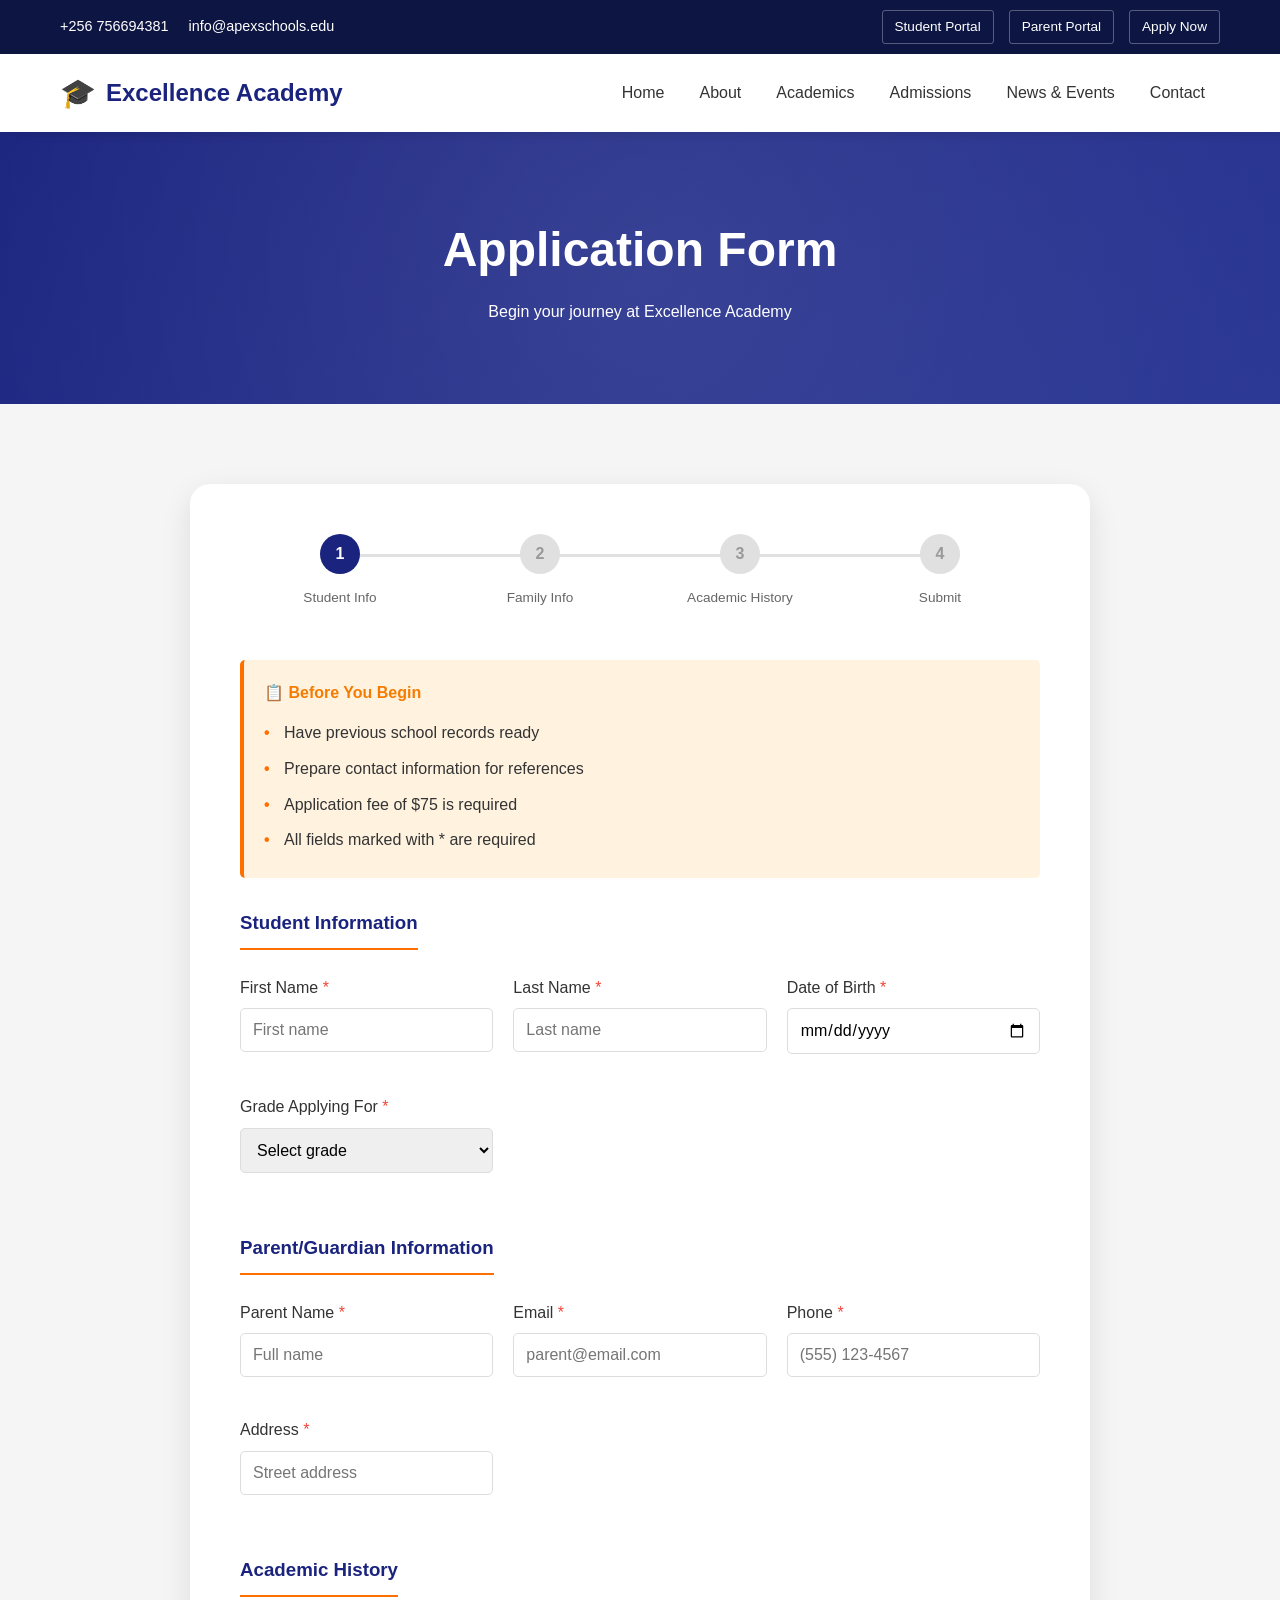
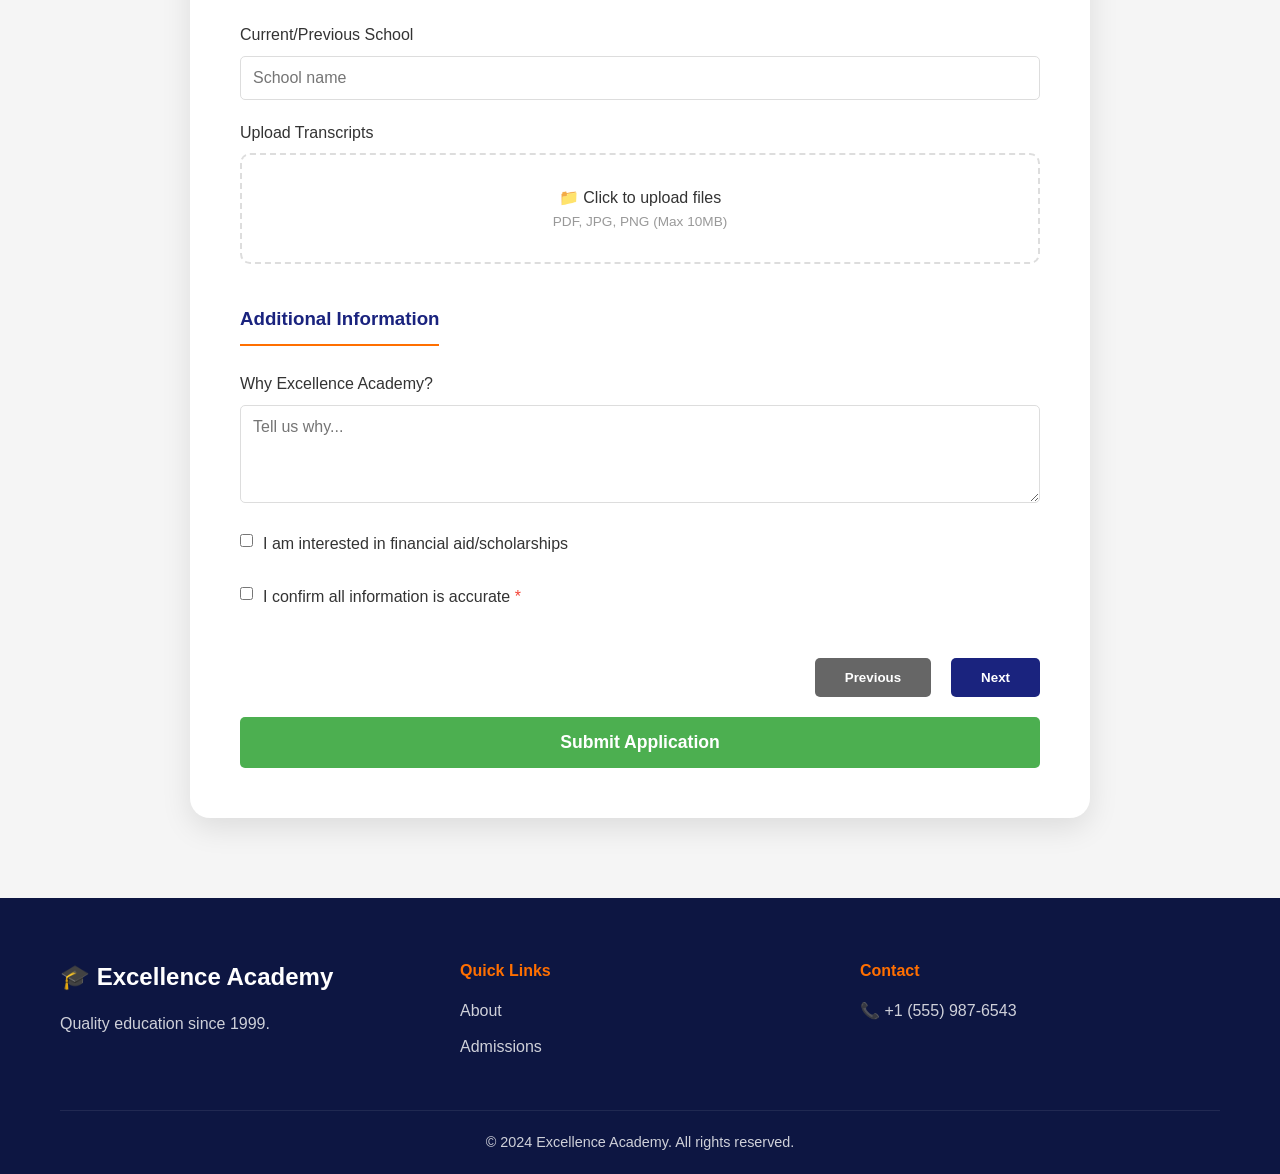
<file: apply.html>
<!DOCTYPE html>
<html lang="en">
<head>
    <meta charset="UTF-8">
    <meta name="viewport" content="width=device-width, initial-scale=1.0">
    <meta name="description" content="Apply to Excellence Academy online. Complete the student application form for K-12 admission.">
    <title>Apply Now - Excellence Academy</title>
    <link rel="stylesheet" href="style.css">
    <style>
        .application-section { padding: 80px 0; background-color: var(--light-gray); }
        .application-container { max-width: 900px; margin: 0 auto; background: var(--white); border-radius: 20px; padding: 50px; box-shadow: 0 10px 30px rgba(0,0,0,0.1); }
        .progress-bar { display: flex; justify-content: space-between; margin-bottom: 50px; position: relative; }
        .progress-bar:before { content: ''; position: absolute; top: 20px; left: 10%; right: 10%; height: 3px; background: #e0e0e0; z-index: 0; }
        .progress-step { text-align: center; position: relative; z-index: 1; flex: 1; }
        .step-circle { width: 40px; height: 40px; border-radius: 50%; background: #e0e0e0; color: #999; display: flex; align-items: center; justify-content: center; margin: 0 auto 10px; font-weight: bold; }
        .step-circle.active { background: var(--primary); color: var(--white); }
        .step-circle.completed { background: var(--success); color: var(--white); }
        .progress-step span { font-size: 0.85rem; color: var(--dark-gray); }
        .form-section { margin-bottom: 40px; }
        .form-section h3 { color: var(--primary); margin-bottom: 25px; padding-bottom: 10px; border-bottom: 2px solid var(--accent); display: inline-block; }
        .form-grid { display: grid; grid-template-columns: repeat(auto-fit, minmax(250px, 1fr)); gap: 20px; }
        .form-group { margin-bottom: 20px; }
        .form-group label { display: block; margin-bottom: 8px; color: var(--text); font-weight: 500; }
        .form-group .required { color: var(--danger); }
        .form-group input, .form-group select, .form-group textarea { width: 100%; padding: 12px; border: 1px solid #ddd; border-radius: 5px; font-size: 1rem; font-family: inherit; }
        .form-group input:focus, .form-group select:focus, .form-group textarea:focus { outline: none; border-color: var(--primary); }
        .file-upload { border: 2px dashed #ddd; padding: 30px; text-align: center; border-radius: 10px; cursor: pointer; }
        .file-upload:hover { border-color: var(--primary); }
        .btn-group { display: flex; gap: 20px; justify-content: flex-end; margin-top: 40px; flex-wrap: wrap; }
        .btn-prev { background: #666; color: var(--white); padding: 12px 30px; border: none; border-radius: 5px; cursor: pointer; font-weight: 600; }
        .btn-next { background: var(--primary); color: var(--white); padding: 12px 30px; border: none; border-radius: 5px; cursor: pointer; font-weight: 600; }
        .btn-submit { background: var(--success); color: var(--white); padding: 15px 40px; border: none; border-radius: 5px; cursor: pointer; font-size: 1.1rem; font-weight: 600; width: 100%; }
        .checkbox-group { display: flex; align-items: flex-start; gap: 10px; }
        .checkbox-group input[type="checkbox"] { width: auto; margin-top: 3px; }
        .info-box { background: #fff3e0; border-left: 4px solid var(--accent); padding: 20px; border-radius: 5px; margin-bottom: 30px; }
        .info-box h4 { color: var(--accent-light); margin-bottom: 10px; }
        .info-box ul li { padding: 5px 0; padding-left: 20px; position: relative; }
        .info-box ul li:before { content: "•"; color: var(--accent); position: absolute; left: 0; font-weight: bold; }
        @media (max-width: 768px) { 
            .application-container { padding: 30px 20px; }
            .btn-group { flex-direction: column; }
            .form-grid { grid-template-columns: 1fr; }
        }
    </style>
</head>
<body>
    <a href="#main-content" class="sr-only">Skip to main content</a>
    
    <div class="top-bar">
        <div class="container">
            <div class="top-bar-content">
                <div class="contact-info">
                    <span>+256 756694381</span>
                    <span>info@apexschools.edu</span>
                </div>
                <div class="top-links">
                    <a href="portal.html">Student Portal</a>
                    <a href="portal.html">Parent Portal</a>
                    <a href="apply.html">Apply Now</a>
                </div>
            </div>
        </div>
    </div>

    <nav>
        <div class="container nav-container">
            <div class="logo">
                <a href="index.html"><span class="logo-icon">🎓</span>Excellence Academy</a>
            </div>
            <button class="mobile-menu-btn" aria-label="Toggle menu">☰</button>
            <ul class="nav-links">
                <li><a href="index.html">Home</a></li>
                <li><a href="about.html">About</a></li>
                <li><a href="academics.html">Academics</a></li>
                <li><a href="admissions.html">Admissions</a></li>
                <li><a href="events.html">News & Events</a></li>
                <li><a href="contact.html">Contact</a></li>
            </ul>
        </div>
    </nav>

    <main id="main-content">
        <section class="page-header">
            <div class="container">
                <h1>Application Form</h1>
                <p>Begin your journey at Excellence Academy</p>
            </div>
        </section>

        <section class="application-section">
            <div class="container">
                <div class="application-container">
                    <div class="progress-bar">
                        <div class="progress-step"><div class="step-circle active">1</div><span>Student Info</span></div>
                        <div class="progress-step"><div class="step-circle">2</div><span>Family Info</span></div>
                        <div class="progress-step"><div class="step-circle">3</div><span>Academic History</span></div>
                        <div class="progress-step"><div class="step-circle">4</div><span>Submit</span></div>
                    </div>

                    <div class="info-box">
                        <h4>📋 Before You Begin</h4>
                        <ul>
                            <li>Have previous school records ready</li>
                            <li>Prepare contact information for references</li>
                            <li>Application fee of $75 is required</li>
                            <li>All fields marked with * are required</li>
                        </ul>
                    </div>

                    <form>
                        <div class="form-section">
                            <h3>Student Information</h3>
                            <div class="form-grid">
                                <div class="form-group"><label>First Name <span class="required">*</span></label><input type="text" required placeholder="First name"></div>
                                <div class="form-group"><label>Last Name <span class="required">*</span></label><input type="text" required placeholder="Last name"></div>
                                <div class="form-group"><label>Date of Birth <span class="required">*</span></label><input type="date" required></div>
                                <div class="form-group">
                                    <label>Grade Applying For <span class="required">*</span></label>
                                    <select required>
                                        <option value="">Select grade</option>
                                        <option>Kindergarten</option>
                                        <option>Grade 1-5</option>
                                        <option>Grade 6-8</option>
                                        <option>Grade 9-12</option>
                                    </select>
                                </div>
                            </div>
                        </div>

                        <div class="form-section">
                            <h3>Parent/Guardian Information</h3>
                            <div class="form-grid">
                                <div class="form-group"><label>Parent Name <span class="required">*</span></label><input type="text" required placeholder="Full name"></div>
                                <div class="form-group"><label>Email <span class="required">*</span></label><input type="email" required placeholder="parent@email.com"></div>
                                <div class="form-group"><label>Phone <span class="required">*</span></label><input type="tel" required placeholder="(555) 123-4567"></div>
                                <div class="form-group"><label>Address <span class="required">*</span></label><input type="text" required placeholder="Street address"></div>
                            </div>
                        </div>

                        <div class="form-section">
                            <h3>Academic History</h3>
                            <div class="form-group"><label>Current/Previous School</label><input type="text" placeholder="School name"></div>
                            <div class="form-group">
                                <label>Upload Transcripts</label>
                                <div class="file-upload"><p>📁 Click to upload files</p><p style="font-size: 0.85rem; color: #999;">PDF, JPG, PNG (Max 10MB)</p></div>
                            </div>
                        </div>

                        <div class="form-section">
                            <h3>Additional Information</h3>
                            <div class="form-group"><label>Why Excellence Academy?</label><textarea rows="4" placeholder="Tell us why..."></textarea></div>
                            <div class="form-group">
                                <div class="checkbox-group">
                                    <input type="checkbox" id="financial-aid">
                                    <label for="financial-aid">I am interested in financial aid/scholarships</label>
                                </div>
                            </div>
                            <div class="form-group">
                                <div class="checkbox-group">
                                    <input type="checkbox" id="terms" required>
                                    <label for="terms">I confirm all information is accurate <span class="required">*</span></label>
                                </div>
                            </div>
                        </div>

                        <div class="btn-group">
                            <button type="button" class="btn-prev">Previous</button>
                            <button type="button" class="btn-next">Next</button>
                            <button type="submit" class="btn-submit">Submit Application</button>
                        </div>
                    </form>
                </div>
            </div>
        </section>
    </main>

    <footer>
        <div class="container">
            <div class="footer-grid">
                <div class="footer-about"><h3>🎓 Excellence Academy</h3><p>Quality education since 1999.</p></div>
                <div class="footer-links"><h4>Quick Links</h4><ul><li><a href="about.html">About</a></li><li><a href="admissions.html">Admissions</a></li></ul></div>
                <div class="footer-contact"><h4>Contact</h4><p>📞 +1 (555) 987-6543</p></div>
            </div>
            <div class="footer-bottom"><p>&copy; 2024 Excellence Academy. All rights reserved.</p></div>
        </div>
    </footer>

    <script>
        document.querySelector('.mobile-menu-btn').addEventListener('click', function() {
            document.querySelector('.nav-links').classList.toggle('active');
            this.setAttribute('aria-expanded', this.getAttribute('aria-expanded') === 'true' ? 'false' : 'true');
        });
    </script>
</body>
</html>
</file>
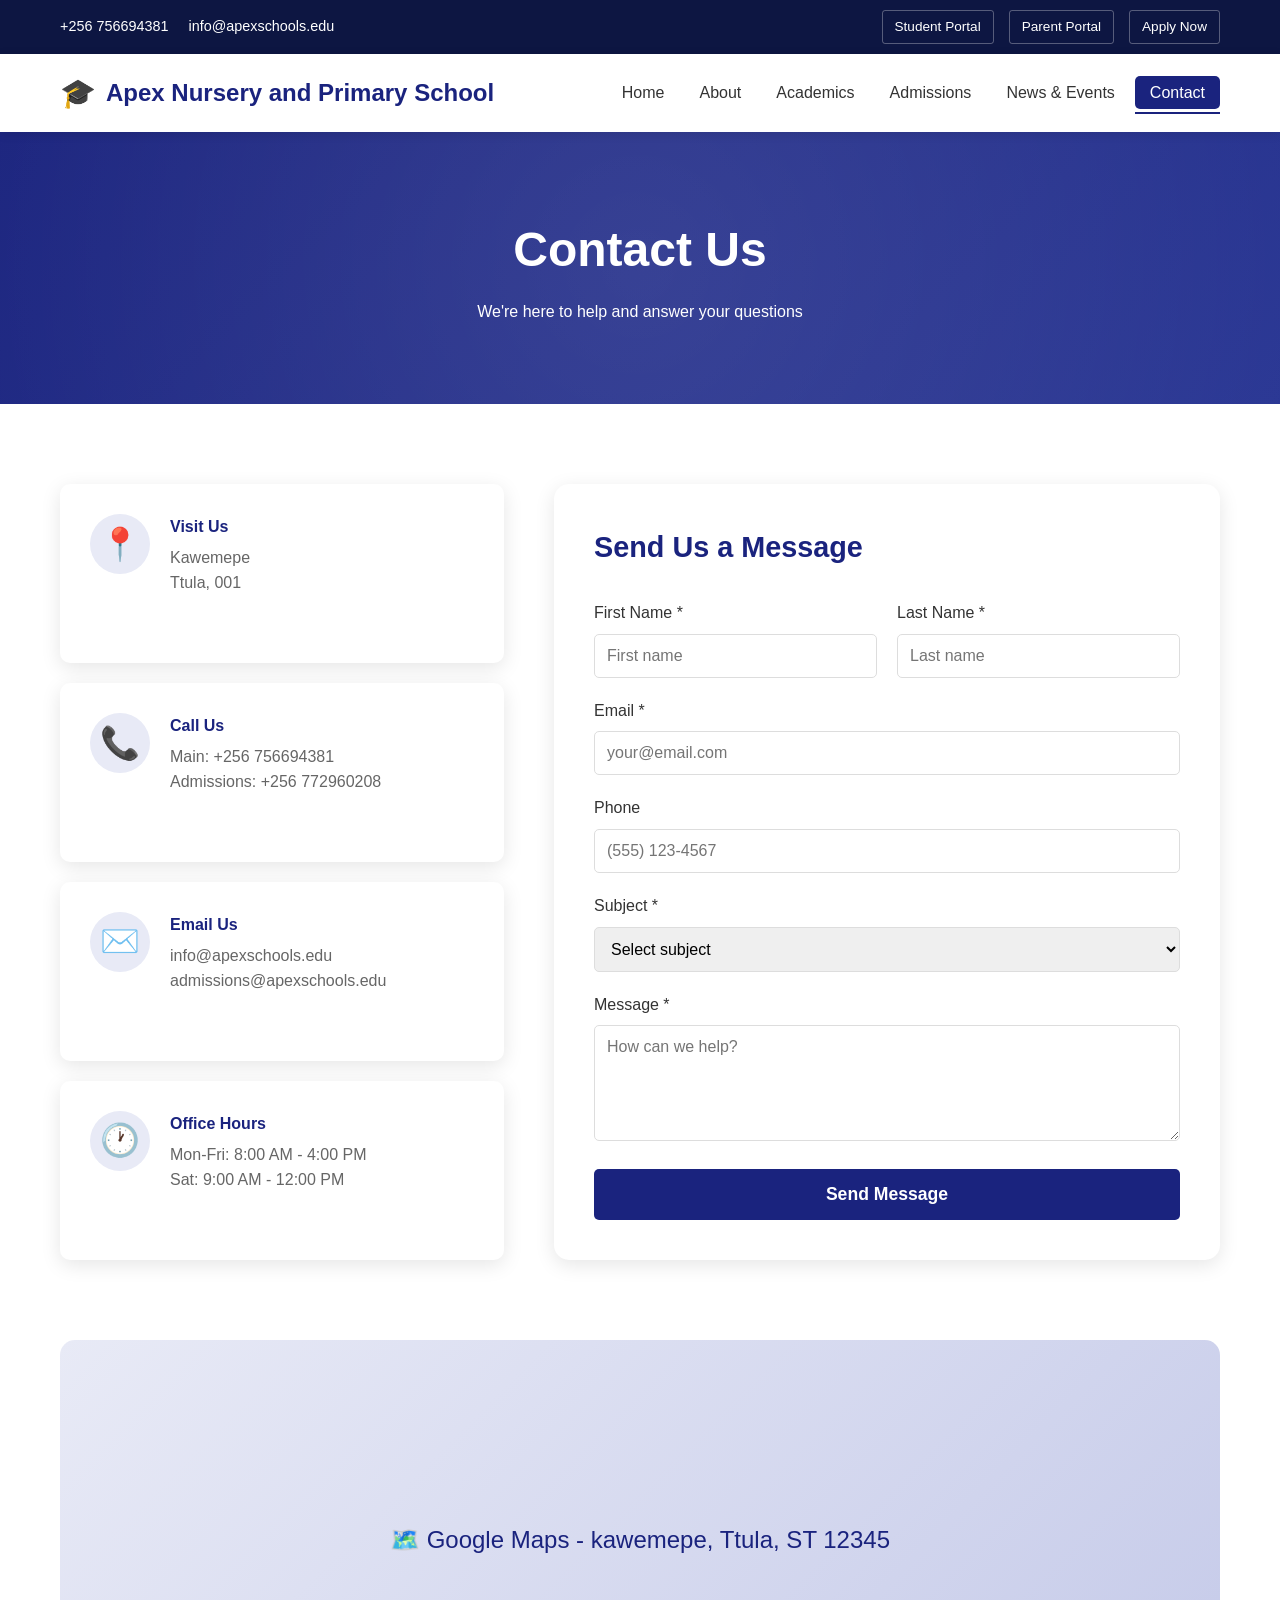
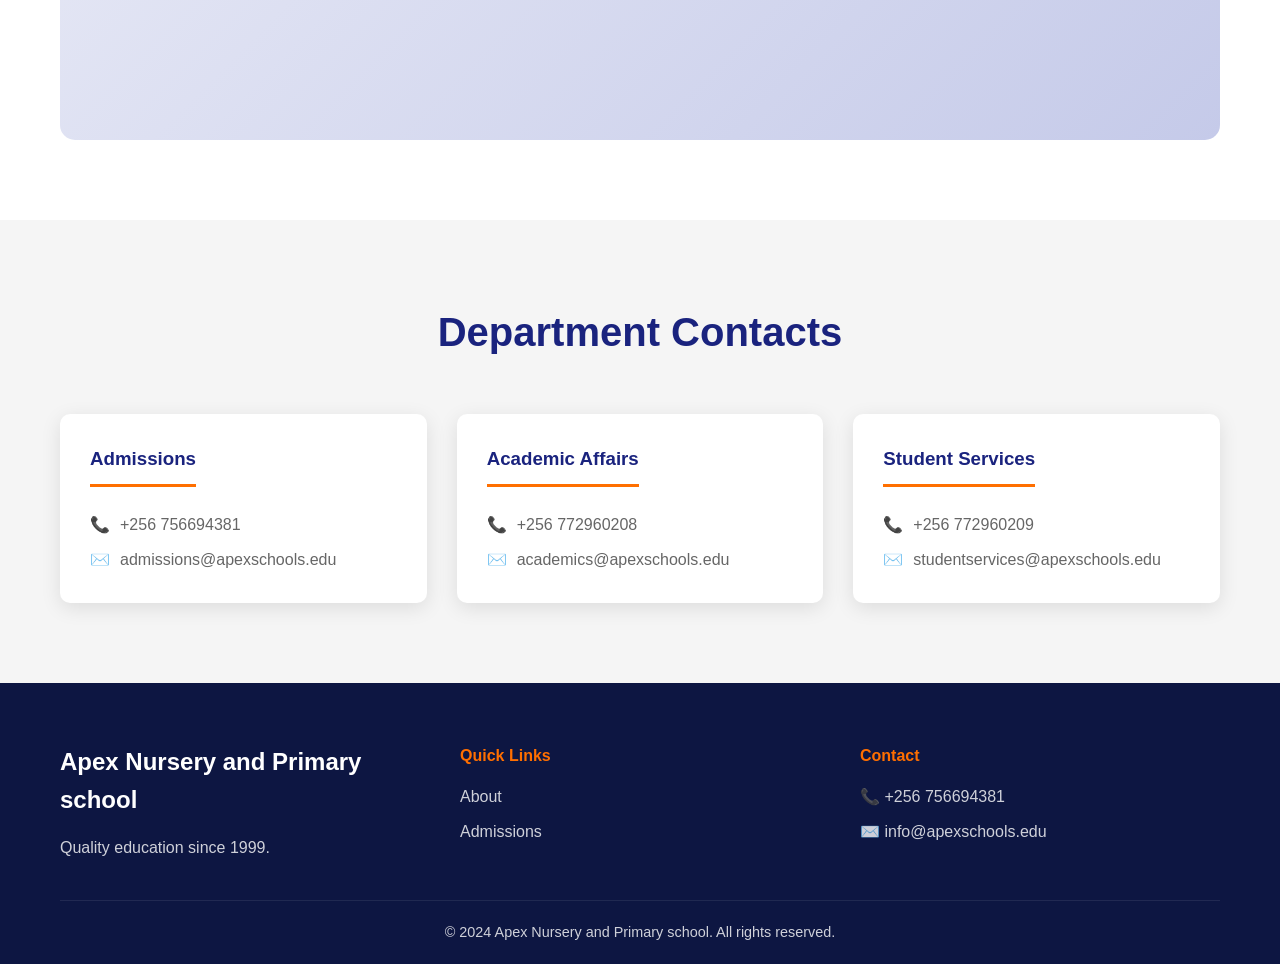
<file: contact.html>
<!DOCTYPE html>
<html lang="en">
<head>
    <meta charset="UTF-8">
    <meta name="viewport" content="width=device-width, initial-scale=1.0">
    <meta name="description" content="Contact Apex Nursery and Primary School. Get in touch for admissions, campus tours, or general inquiries. Find our address, phone, and email.">
    <title>Contact Us - Apex Nursery and Primary School</title>
    <link rel="stylesheet" href="style.css">
    <style>
        .contact-section { padding: 80px 0; }
        .contact-grid { display: grid; grid-template-columns: 1fr 1.5fr; gap: 50px; }
        .info-cards { display: grid; gap: 20px; }
        .info-card { background: var(--white); padding: 30px; border-radius: var(--radius); box-shadow: var(--shadow); display: flex; gap: 20px; align-items: flex-start; transition: var(--transition); }
        .info-card:hover { transform: translateY(-3px); }
        .info-icon { font-size: 2rem; background: #e8eaf6; width: 60px; height: 60px; border-radius: 50%; display: flex; align-items: center; justify-content: center; flex-shrink: 0; }
        .info-text h4 { color: var(--primary); margin-bottom: 5px; }
        .info-text p { color: var(--dark-gray); line-height: 1.6; }
        .contact-form-container { background: var(--white); padding: 40px; border-radius: 15px; box-shadow: var(--shadow); }
        .contact-form-container h3 { color: var(--primary); margin-bottom: 30px; font-size: 1.8rem; }
        .form-group { margin-bottom: 20px; }
        .form-group label { display: block; margin-bottom: 8px; color: var(--text); font-weight: 500; }
        .form-group input, .form-group select, .form-group textarea { width: 100%; padding: 12px; border: 1px solid #ddd; border-radius: 5px; font-size: 1rem; font-family: inherit; transition: border-color 0.3s; }
        .form-group input:focus, .form-group select:focus, .form-group textarea:focus { outline: none; border-color: var(--primary); }
        .form-row { display: grid; grid-template-columns: 1fr 1fr; gap: 20px; }
        .btn-submit { background: var(--primary); color: var(--white); padding: 15px 40px; border: none; border-radius: 5px; font-size: 1.1rem; cursor: pointer; font-weight: 600; width: 100%; transition: var(--transition); }
        .btn-submit:hover { background: var(--primary-light); }
        .map-section { padding: 0 0 80px; }
        .map-container { width: 100%; height: 400px; background: linear-gradient(135deg, #e8eaf6 0%, #c5cae9 100%); border-radius: 15px; display: flex; align-items: center; justify-content: center; font-size: 1.5rem; color: var(--primary); }
        .departments-section { padding: 80px 0; background-color: var(--light-gray); }
        .departments-grid { display: grid; grid-template-columns: repeat(auto-fit, minmax(300px, 1fr)); gap: 30px; margin-top: 50px; }
        .dept-card { background: var(--white); padding: 30px; border-radius: var(--radius); box-shadow: var(--shadow); }
        .dept-card h3 { color: var(--primary); margin-bottom: 15px; padding-bottom: 10px; border-bottom: 3px solid var(--accent); display: inline-block; }
        .dept-card .contact-method { display: flex; align-items: center; gap: 10px; margin-top: 10px; color: var(--dark-gray); }
        @media (max-width: 768px) { 
            .contact-grid { grid-template-columns: 1fr; }
            .form-row { grid-template-columns: 1fr; }
        }
    </style>
</head>
<body>
    <a href="#main-content" class="sr-only">Skip to main content</a>
    
    <div class="top-bar">
        <div class="container">
            <div class="top-bar-content">
                <div class="contact-info">
                    <span>+256 756694381</span>
                    <span>info@apexschools.edu</span>
                </div>
                <div class="top-links">
                    <a href="portal.html">Student Portal</a>
                    <a href="portal.html">Parent Portal</a>
                    <a href="apply.html">Apply Now</a>
                </div>
            </div>
        </div>
    </div>

    <nav>
        <div class="container nav-container">
            <div class="logo">
                <a href="index.html"><span class="logo-icon">🎓</span>Apex Nursery and Primary School</a>
            </div>
            <button class="mobile-menu-btn" aria-label="Toggle menu">☰</button>
            <ul class="nav-links">
                <li><a href="index.html">Home</a></li>
                <li><a href="about.html">About</a></li>
                <li><a href="academics.html">Academics</a></li>
                <li><a href="admissions.html">Admissions</a></li>
                <li><a href="events.html">News & Events</a></li>
                <li><a href="contact.html" class="active">Contact</a></li>
            </ul>
        </div>
    </nav>

    <main id="main-content">
        <section class="page-header">
            <div class="container">
                <h1>Contact Us</h1>
                <p>We're here to help and answer your questions</p>
            </div>
        </section>

        <section class="contact-section">
            <div class="container">
                <div class="contact-grid">
                    <div class="info-cards">
                        <div class="info-card">
                            <div class="info-icon">📍</div>
                            <div class="info-text">
                                <h4>Visit Us</h4>
                                <p>Kawemepe<br>Ttula, 001</p>
                            </div>
                        </div>
                        <div class="info-card">
                            <div class="info-icon">📞</div>
                            <div class="info-text">
                                <h4>Call Us</h4>
                                <p>Main: +256 756694381<br>Admissions: +256 772960208</p>
                            </div>
                        </div>
                        <div class="info-card">
                            <div class="info-icon">✉️</div>
                            <div class="info-text">
                                <h4>Email Us</h4>
                                <p>info@apexschools.edu<br>admissions@apexschools.edu</p>
                            </div>
                        </div>
                        <div class="info-card">
                            <div class="info-icon">🕐</div>
                            <div class="info-text">
                                <h4>Office Hours</h4>
                                <p>Mon-Fri: 8:00 AM - 4:00 PM<br>Sat: 9:00 AM - 12:00 PM</p>
                            </div>
                        </div>
                    </div>

                    <div class="contact-form-container">
                        <h3>Send Us a Message</h3>
                        <form>
                            <div class="form-row">
                                <div class="form-group"><label>First Name *</label><input type="text" required placeholder="First name"></div>
                                <div class="form-group"><label>Last Name *</label><input type="text" required placeholder="Last name"></div>
                            </div>
                            <div class="form-group"><label>Email *</label><input type="email" required placeholder="your@email.com"></div>
                            <div class="form-group"><label>Phone</label><input type="tel" placeholder="(555) 123-4567"></div>
                            <div class="form-group">
                                <label>Subject *</label>
                                <select required>
                                    <option value="">Select subject</option>
                                    <option>Admissions Inquiry</option>
                                    <option>Campus Tour Request</option>
                                    <option>General Question</option>
                                </select>
                            </div>
                            <div class="form-group"><label>Message *</label><textarea rows="5" required placeholder="How can we help?"></textarea></div>
                            <button type="submit" class="btn-submit">Send Message</button>
                        </form>
                    </div>
                </div>
            </div>
        </section>

        <section class="map-section">
            <div class="container">
                <div class="map-container">🗺️ Google Maps - kawemepe, Ttula, ST 12345</div>
            </div>
        </section>

        <section class="departments-section">
            <div class="container">
                <div class="section-header"><h2>Department Contacts</h2></div>
                <div class="departments-grid">
                    <div class="dept-card">
                        <h3>Admissions</h3>
                        <div class="contact-method"><span>📞</span> +256 756694381</div>
                        <div class="contact-method"><span>✉️</span> admissions@apexschools.edu</div>
                    </div>
                    <div class="dept-card">
                        <h3>Academic Affairs</h3>
                        <div class="contact-method"><span>📞</span> +256 772960208</div>
                        <div class="contact-method"><span>✉️</span> academics@apexschools.edu</div>
                    </div>
                    <div class="dept-card">
                        <h3>Student Services</h3>
                        <div class="contact-method"><span>📞</span> +256 772960209</div>
                        <div class="contact-method"><span>✉️</span> studentservices@apexschools.edu</div>
                    </div>
                </div>
            </div>
        </section>
    </main>

    <footer>
        <div class="container">
            <div class="footer-grid">
                <div class="footer-about"><h3>Apex Nursery and Primary school</h3><p>Quality education since 1999.</p></div>
                <div class="footer-links"><h4>Quick Links</h4><ul><li><a href="about.html">About</a></li><li><a href="admissions.html">Admissions</a></li></ul></div>
                <div class="footer-contact"><h4>Contact</h4><p>📞 +256 756694381</p><p>✉️ info@apexschools.edu</p></div>
            </div>
            <div class="footer-bottom"><p>&copy; 2024 Apex Nursery and Primary school. All rights reserved.</p></div>
        </div>
    </footer>

    <script>
const API_URL = 'https://school-backend-production-8774.up.railway.app';

document.querySelector('.contact-form-container form').addEventListener('submit', async function(e) {
    e.preventDefault();
    
    // Combine first and last name to match backend's "name" field
    const firstName = this.querySelector('input[placeholder="First name"]').value;
    const lastName = this.querySelector('input[placeholder="Last name"]').value;
    
    const formData = {
        name: firstName + ' ' + lastName,
        email: this.querySelector('input[placeholder="your@email.com"]').value,
        subject: this.querySelector('select').value,
        message: this.querySelector('textarea').value
    };
    
    const submitBtn = this.querySelector('.btn-submit');
    submitBtn.textContent = 'Sending...';
    submitBtn.disabled = true;
    
    try {
        const response = await fetch(`${API_URL}/api/contact`, {
            method: 'POST',
            headers: { 'Content-Type': 'application/json' },
            body: JSON.stringify(formData)
        });
        
        if (response.ok) {
            alert('✅ Message sent successfully!');
            this.reset();
        } else {
            const error = await response.json();
            alert('❌ Error: ' + (error.error || 'Failed to send'));
        }
    } catch (error) {
        alert('❌ Cannot connect to server. Please try again later.');
        console.error('Error:', error);
    } finally {
        submitBtn.textContent = 'Send Message';
        submitBtn.disabled = false;
    }
});

document.querySelector('.mobile-menu-btn').addEventListener('click', function() {
    document.querySelector('.nav-links').classList.toggle('active');
});
</script>
</body>
</html>
</file>
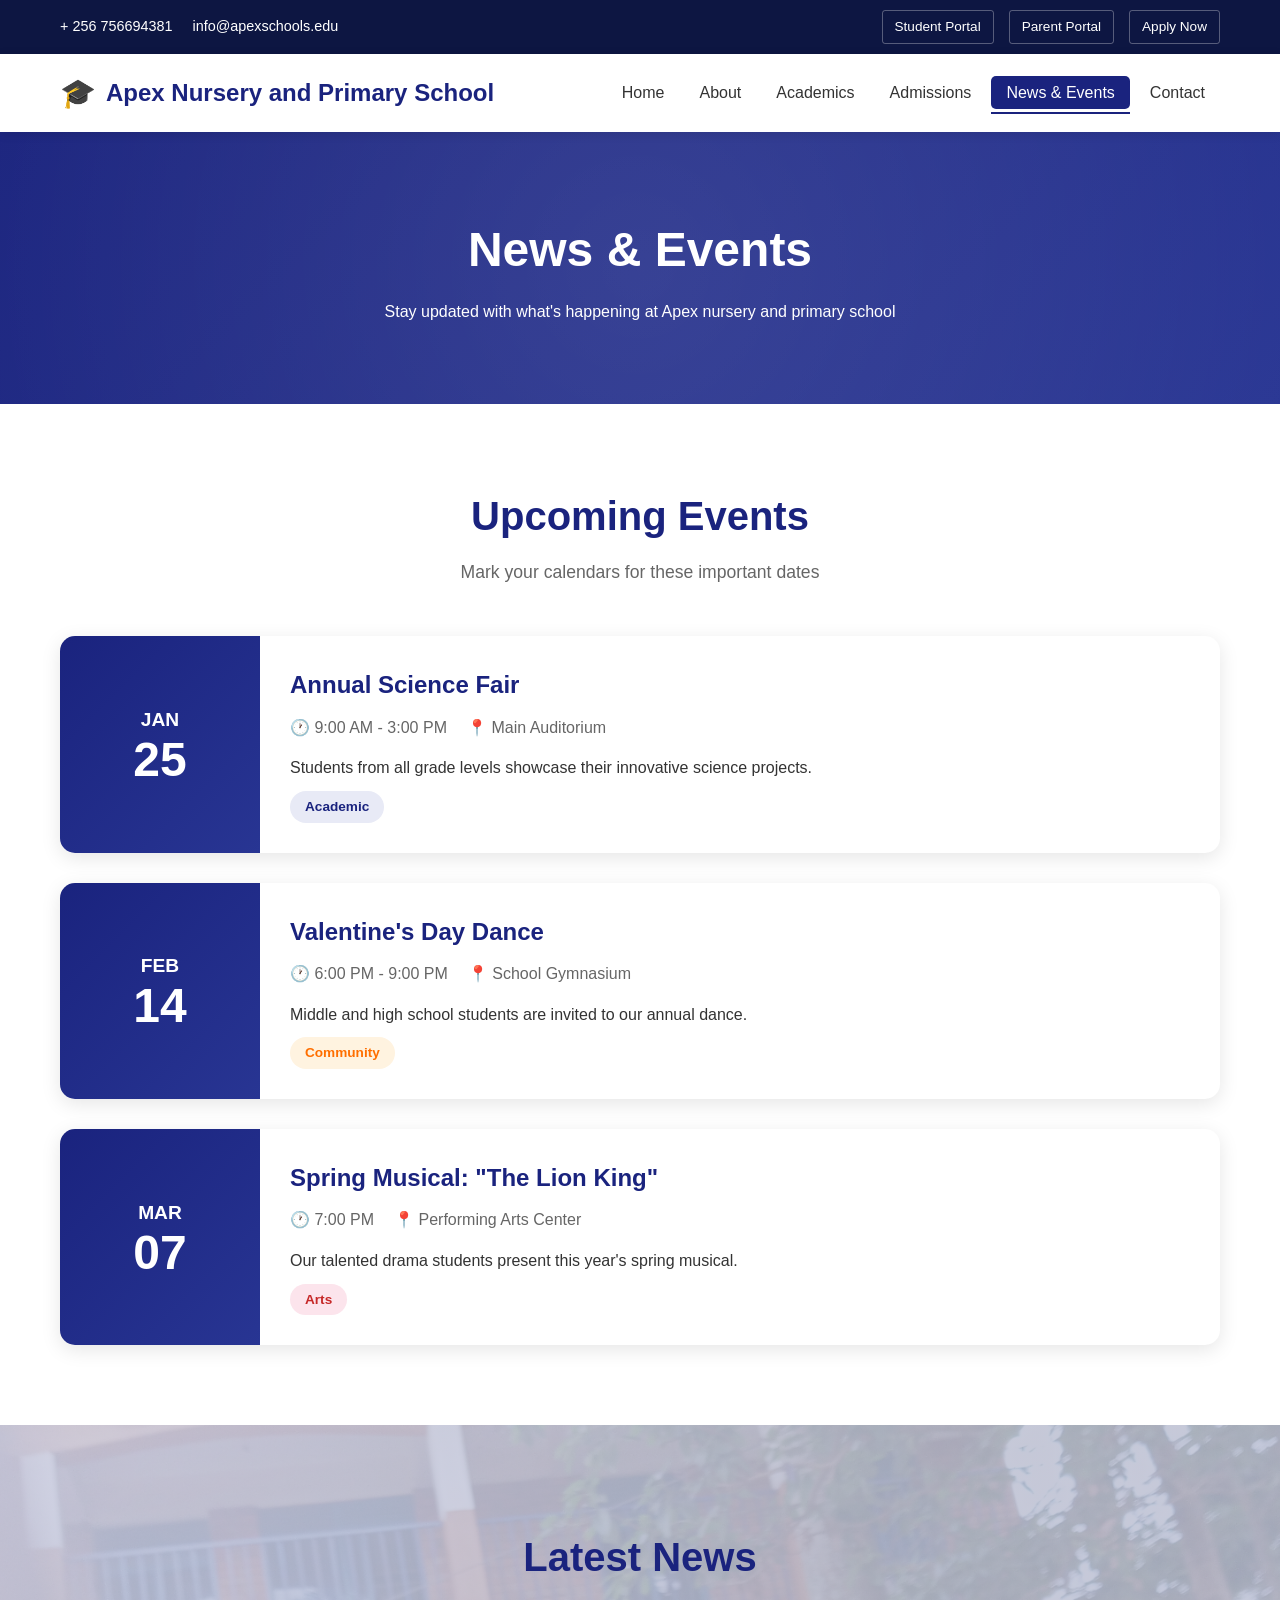
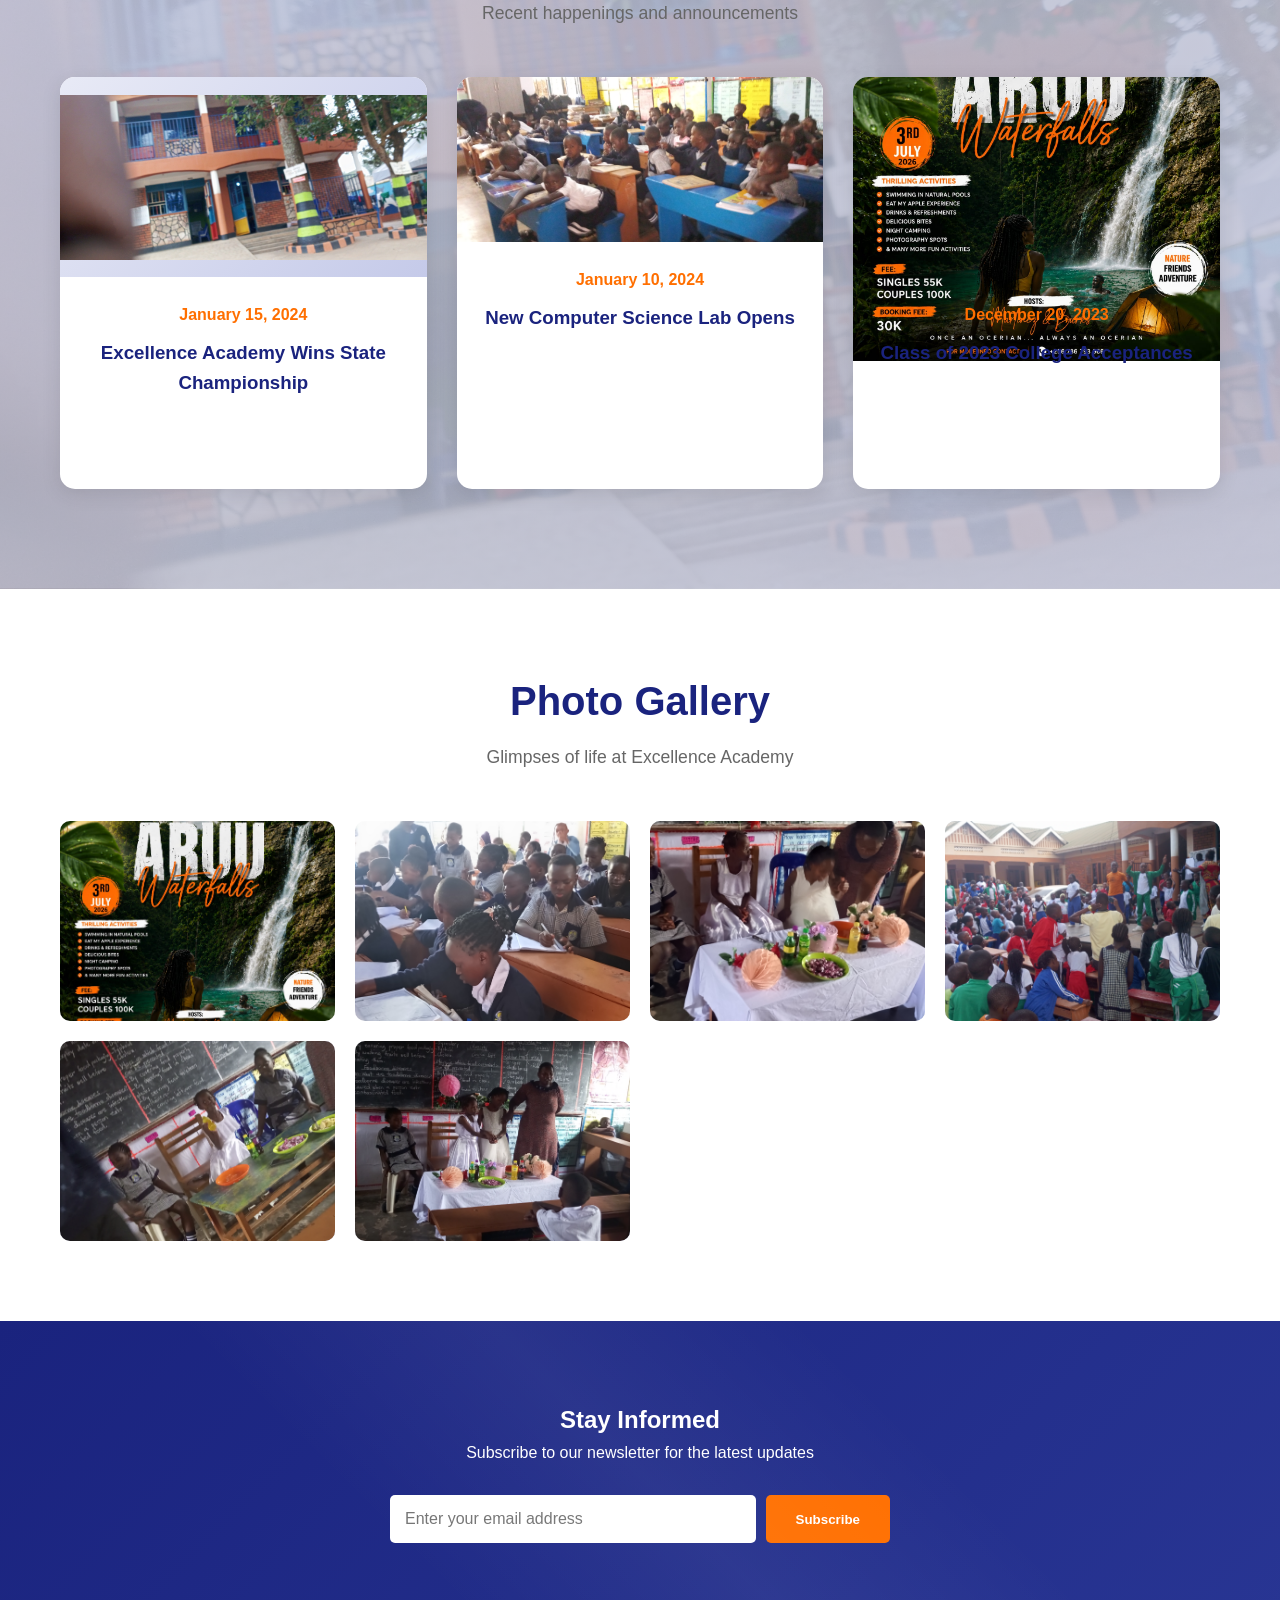
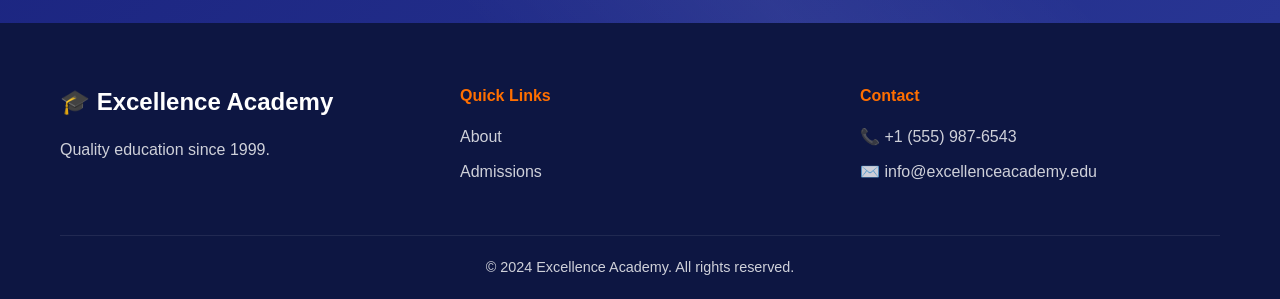
<file: events.html>
<!DOCTYPE html>
<html lang="en">
<head>
    <meta charset="UTF-8">
    <meta name="viewport" content="width=device-width, initial-scale=1.0">
    <meta name="description" content="Stay updated with Excellence Academy's latest news, upcoming events, photo gallery, and school calendar.">
    <title>News & Events - Excellence Academy</title>
    <link rel="stylesheet" href="style.css">
    <style>
        .events-list { display: grid; gap: 30px; margin-top: 50px; }
        .event-card { background: var(--white); border-radius: 15px; overflow: hidden; box-shadow: var(--shadow); display: grid; grid-template-columns: 200px 1fr; }
        .event-date { background: linear-gradient(135deg, var(--primary) 0%, var(--primary-light) 100%); color: var(--white); display: flex; flex-direction: column; align-items: center; justify-content: center; padding: 30px; }
        .event-date .month { font-size: 1.2rem; text-transform: uppercase; font-weight: 600; }
        .event-date .day { font-size: 3rem; font-weight: bold; line-height: 1; }
        .event-details { padding: 30px; }
        .event-details h3 { color: var(--primary); margin-bottom: 10px; font-size: 1.5rem; }
        .event-meta { display: flex; gap: 20px; margin-bottom: 15px; color: var(--dark-gray); flex-wrap: wrap; }
        .event-tag { display: inline-block; padding: 5px 15px; border-radius: 20px; font-size: 0.85rem; font-weight: 600; margin-top: 10px; }
        .tag-academic { background: #e8eaf6; color: var(--primary); }
        .tag-sports { background: #e8f5e9; color: #2e7d32; }
        .tag-arts { background: #fce4ec; color: #c62828; }
        .tag-community { background: #fff3e0; color: var(--accent); }
        .news-section-bg { padding: 80px 0; background-color: var(--light-gray);
        padding: 80px 0;
     background: linear-gradient(135deg, rgba(204, 205, 225, 0.85) 0%, rgba(188, 191, 209, 0.85) 50%, rgba(191, 194, 216, 0.85) 100%), url('pics/apexb.jpg');
    background-size: cover;
    background-position: center;
    color: var(--white);
    padding: 100px 0;
    text-align: center;
    position: relative;
    overflow: hidden;
        }
        .news-grid-2 { display: grid; grid-template-columns: repeat(auto-fit, minmax(350px, 1fr)); gap: 30px; margin-top: 50px; }
        .news-card-2 { background: var(--white); border-radius: 15px; overflow: hidden; box-shadow: var(--shadow); transition: var(--transition); }
        .news-card-2:hover { transform: translateY(-5px); }
        .news-image-2 { width: 100%; height: 200px; background: linear-gradient(135deg, #e8eaf6 0%, #c5cae9 100%); display: flex; align-items: center; justify-content: center; font-size: 4rem; }
        .news-content-2 { padding: 25px; }
        .news-date-2 { color: var(--accent); font-weight: 600; margin-bottom: 10px; }
        .news-content-2 h3 { color: var(--primary); margin-bottom: 15px; }
        .newsletter-section { padding: 80px 0; background: linear-gradient(135deg, var(--primary) 0%, var(--primary-light) 100%); color: var(--white); text-align: center; }
        .newsletter-form { max-width: 500px; margin: 30px auto 0; display: flex; gap: 10px; }
        .newsletter-form input { flex: 1; padding: 15px; border: none; border-radius: 5px; font-size: 1rem; }
        .newsletter-form button { background: var(--accent); color: var(--white); border: none; padding: 15px 30px; border-radius: 5px; cursor: pointer; font-weight: 600; transition: var(--transition); }
        .newsletter-form button:hover { background: var(--accent-light); }
        .gallery-section { padding: 80px 0; }
        .gallery-grid { display: grid; grid-template-columns: repeat(auto-fit, minmax(250px, 1fr)); gap: 20px; margin-top: 50px; }
        .gallery-item { height: 200px; background: linear-gradient(135deg, #e8eaf6 0%, #c5cae9 100%); border-radius: var(--radius); display: flex; align-items: center; justify-content: center; font-size: 3rem; cursor: pointer; transition: var(--transition); }
        .gallery-item:hover { transform: scale(1.05); }
        @media (max-width: 768px) { 
            .event-card { grid-template-columns: 1fr; }
            .event-date { flex-direction: row; justify-content: center; gap: 10px; padding: 15px; }
            .event-date .day { font-size: 2rem; }
            .newsletter-form { flex-direction: column; }
            .news-grid-2 { grid-template-columns: 1fr; }
        }
    </style>
</head>
<body>
    <a href="#main-content" class="sr-only">Skip to main content</a>
    
    <div class="top-bar">
        <div class="container">
            <div class="top-bar-content">
                <div class="contact-info">
                    <span>+ 256 756694381</span>
                    <span> info@apexschools.edu</span>
                </div>
                <div class="top-links">
                    <a href="portal.html">Student Portal</a>
                    <a href="portal.html">Parent Portal</a>
                    <a href="apply.html">Apply Now</a>
                </div>
            </div>
        </div>
    </div>

    <nav>
        <div class="container nav-container">
            <div class="logo">
                <a href="index.html"><span class="logo-icon">🎓</span>Apex Nursery and Primary School</a>
            </div>
            <button class="mobile-menu-btn" aria-label="Toggle menu">☰</button>
            <ul class="nav-links">
                <li><a href="index.html">Home</a></li>
                <li><a href="about.html">About</a></li>
                <li><a href="academics.html">Academics</a></li>
                <li><a href="admissions.html">Admissions</a></li>
                <li><a href="events.html" class="active">News & Events</a></li>
                <li><a href="contact.html">Contact</a></li>
            </ul>
        </div>
    </nav>

    <main id="main-content">
        <section class="page-header">
            <div class="container">
                <h1>News & Events</h1>
                <p>Stay updated with what's happening at Apex nursery and primary school</p>
            </div>
        </section>

        <section style="padding: 80px 0;">
            <div class="container">
                <div class="section-header">
                    <h2>Upcoming Events</h2>
                    <p>Mark your calendars for these important dates</p>
                </div>
                <div class="events-list">
                    <div class="event-card">
                        <div class="event-date"><span class="month">Jan</span><span class="day">25</span></div>
                        <div class="event-details">
                            <h3>Annual Science Fair</h3>
                            <div class="event-meta"><span>🕐 9:00 AM - 3:00 PM</span><span>📍 Main Auditorium</span></div>
                            <p>Students from all grade levels showcase their innovative science projects.</p>
                            <span class="event-tag tag-academic">Academic</span>
                        </div>
                    </div>
                    <div class="event-card">
                        <div class="event-date"><span class="month">Feb</span><span class="day">14</span></div>
                        <div class="event-details">
                            <h3>Valentine's Day Dance</h3>
                            <div class="event-meta"><span>🕐 6:00 PM - 9:00 PM</span><span>📍 School Gymnasium</span></div>
                            <p>Middle and high school students are invited to our annual dance.</p>
                            <span class="event-tag tag-community">Community</span>
                        </div>
                    </div>
                    <div class="event-card">
                        <div class="event-date"><span class="month">Mar</span><span class="day">07</span></div>
                        <div class="event-details">
                            <h3>Spring Musical: "The Lion King"</h3>
                            <div class="event-meta"><span>🕐 7:00 PM</span><span>📍 Performing Arts Center</span></div>
                            <p>Our talented drama students present this year's spring musical.</p>
                            <span class="event-tag tag-arts">Arts</span>
                        </div>
                    </div>
                </div>
            </div>
        </section>

        <section class="news-section-bg">
            <div class="container">
                <div class="section-header">
                    <h2>Latest News</h2>
                    <p>Recent happenings and announcements</p>
                </div>
                <div class="news-grid-2">
                    <div class="news-card-2">
                        <div class="news-image-2">
                        <img src="pics/apexb.jpg"/>
                        </div>
                        <div class="news-content-2">
                            <div class="news-date-2">January 15, 2024</div>
                            <h3>Excellence Academy Wins State Championship</h3>
                            <p>Our academic team secured first place competing against 50 schools.</p>
                        </div>
                    </div>
                    <div class="news-card-2">
                        <div class="news-image-1">
                            <img src="pics/apexf.jpg"/>
                        </div>
                        <div class="news-content-2">
                            <div class="news-date-2">January 10, 2024</div>
                            <h3>New Computer Science Lab Opens</h3>
                            <p>State-of-the-art lab equipped with 40 workstations and robotics kits.</p>
                        </div>
                    </div>
                    <div class="news-card-2">
                        <div class="news-image-2">
                            <img src="pics/aruu.jpg"/>
                        </div>
                        <div class="news-content-2">
                            <div class="news-date-2">December 20, 2023</div>
                            <h3>Class of 2023 College Acceptances</h3>
                            <p>Seniors accepted to GULU , MAKERERE, KYAMBOGO, and KIU.</p>
                        </div>
                    </div>
                </div>
            </div>
        </section>

        <section class="gallery-section">
            <div class="container">
                <div class="section-header">
                    <h2>Photo Gallery</h2>
                    <p>Glimpses of life at Excellence Academy</p>
                </div>
                <div class="gallery-grid">
                    <div class="gallery-item">
                        <img src="pics/aruu.jpg"/>
                    </div>
                    <div class="gallery-item">
                        <img src="pics/class.jpg"/>
                    </div>
                    <div class="gallery-item">
                        <img src="pics/one.jpg"/>
                    </div>
                    <div class="gallery-item">
                        <img src="pics/campiagn.jpg"/>
                    </div>
                    <div class="gallery-item">
                        <img src="pics/ten.jpg"/>
                    </div>
                    <div class="gallery-item">
                        <img src="pics/two.jpg"/>
                    </div>
                </div>
            </div>
        </section>

        <section class="newsletter-section">
            <div class="container">
                <h2>Stay Informed</h2>
                <p>Subscribe to our newsletter for the latest updates</p>
                <form class="newsletter-form">
                    <input type="email" placeholder="Enter your email address" required>
                    <button type="submit">Subscribe</button>
                </form>
            </div>
        </section>
    </main>

    <footer>
        <div class="container">
            <div class="footer-grid">
                <div class="footer-about"><h3>🎓 Excellence Academy</h3><p>Quality education since 1999.</p></div>
                <div class="footer-links"><h4>Quick Links</h4><ul><li><a href="about.html">About</a></li><li><a href="admissions.html">Admissions</a></li></ul></div>
                <div class="footer-contact"><h4>Contact</h4><p>📞 +1 (555) 987-6543</p><p>✉️ info@excellenceacademy.edu</p></div>
            </div>
            <div class="footer-bottom"><p>&copy; 2024 Excellence Academy. All rights reserved.</p></div>
        </div>
    </footer>

    <script>
const API_URL = 'https://school-backend-production-8774.up.railway.app';

// Newsletter form
document.querySelector('.newsletter-form').addEventListener('submit', async function(e) {
    e.preventDefault();
    
    const email = this.querySelector('input[type="email"]').value;
    const submitBtn = this.querySelector('button[type="submit"]');
    
    submitBtn.textContent = 'Subscribing...';
    submitBtn.disabled = true;
    
    try {
        const response = await fetch(`${API_URL}/api/newsletter/subscribe`, {
            method: 'POST',
            headers: { 'Content-Type': 'application/json' },
            body: JSON.stringify({ email })
        });
        
        if (response.ok) {
            alert('✅ Subscribed successfully!');
            this.reset();
        } else {
            const error = await response.json();
            alert('❌ Error: ' + (error.error || 'Failed to subscribe'));
        }
    } catch (error) {
        alert('❌ Cannot connect to server. Please try again later.');
        console.error('Error:', error);
    } finally {
        submitBtn.textContent = 'Subscribe';
        submitBtn.disabled = false;
    }
});

// Mobile menu
document.querySelector('.mobile-menu-btn').addEventListener('click', function() {
    document.querySelector('.nav-links').classList.toggle('active');
});
</script>
</body>
</html>
</file>
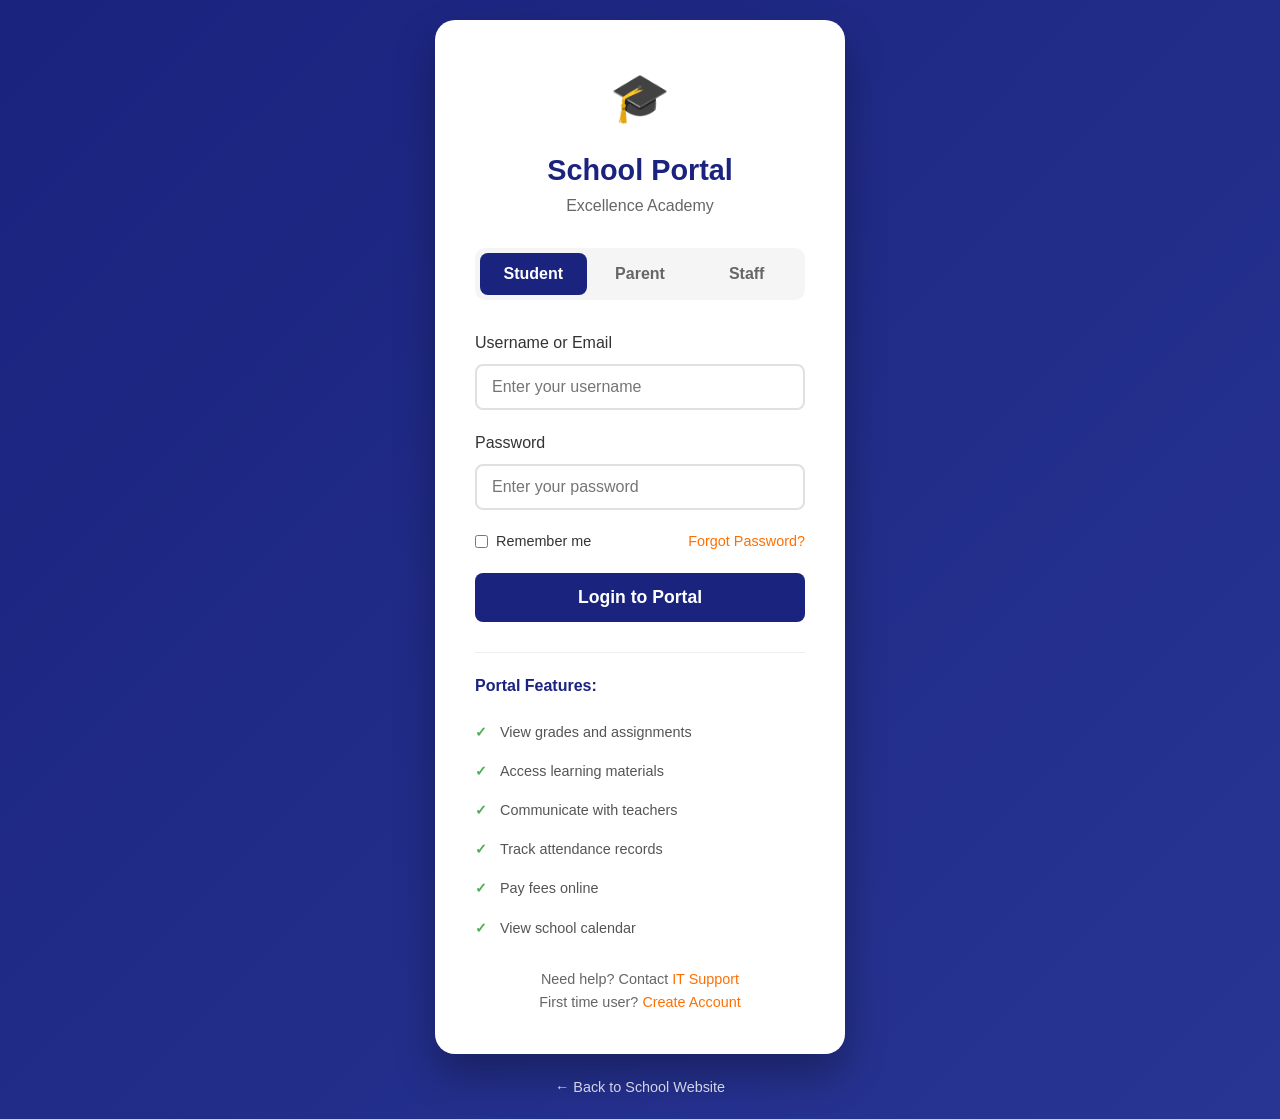
<file: portal.html>
<!DOCTYPE html>
<html lang="en">
<head>
    <meta charset="UTF-8">
    <meta name="viewport" content="width=device-width, initial-scale=1.0">
    <meta name="description" content="Login to Excellence Academy's student, parent, or staff portal to access grades, assignments, and school resources.">
    <title>Portal Login - Excellence Academy</title>
    <link rel="stylesheet" href="style.css">
    <style>
        body { background: linear-gradient(135deg, var(--primary) 0%, var(--primary-light) 100%); min-height: 100vh; display: flex; align-items: center; justify-content: center; }
        .portal-container { width: 100%; max-width: 450px; padding: 20px; }
        .portal-card { background: var(--white); border-radius: 20px; padding: 40px; box-shadow: 0 20px 40px rgba(0,0,0,0.3); }
        .portal-header { text-align: center; margin-bottom: 30px; }
        .portal-header .logo { font-size: 3rem; margin-bottom: 10px; }
        .portal-header h2 { color: var(--primary); font-size: 1.8rem; }
        .portal-header p { color: var(--dark-gray); }
        .portal-tabs { display: flex; margin-bottom: 30px; background: var(--light-gray); border-radius: 10px; padding: 5px; }
        .portal-tab { flex: 1; padding: 12px; text-align: center; border: none; background: transparent; cursor: pointer; font-size: 1rem; font-weight: 600; color: var(--dark-gray); border-radius: 8px; transition: var(--transition); }
        .portal-tab.active { background: var(--primary); color: var(--white); }
        .form-group { margin-bottom: 20px; }
        .form-group label { display: block; margin-bottom: 8px; color: var(--text); font-weight: 500; }
        .form-group input { width: 100%; padding: 12px 15px; border: 2px solid #e0e0e0; border-radius: 8px; font-size: 1rem; transition: border-color 0.3s; }
        .form-group input:focus { outline: none; border-color: var(--primary); }
        .remember-forgot { display: flex; justify-content: space-between; align-items: center; margin-bottom: 20px; font-size: 0.9rem; }
        .remember-me { display: flex; align-items: center; gap: 8px; }
        .forgot-password { color: var(--accent); text-decoration: none; font-weight: 500; }
        .forgot-password:hover { text-decoration: underline; }
        .btn-login { width: 100%; padding: 14px; background: var(--primary); color: var(--white); border: none; border-radius: 8px; font-size: 1.1rem; font-weight: 600; cursor: pointer; transition: var(--transition); }
        .btn-login:hover { background: var(--primary-light); }
        .portal-help { text-align: center; margin-top: 20px; font-size: 0.9rem; color: var(--dark-gray); }
        .portal-help a { color: var(--accent); text-decoration: none; font-weight: 500; }
        .back-link { text-align: center; margin-top: 20px; }
        .back-link a { color: var(--white); text-decoration: none; font-size: 0.9rem; opacity: 0.8; transition: var(--transition); }
        .back-link a:hover { opacity: 1; }
        .features-list { margin-top: 30px; padding-top: 20px; border-top: 1px solid #eee; }
        .features-list h4 { color: var(--primary); margin-bottom: 15px; }
        .features-list ul li { padding: 8px 0; padding-left: 25px; position: relative; color: #555; font-size: 0.9rem; }
        .features-list ul li:before { content: "✓"; color: var(--success); position: absolute; left: 0; font-weight: bold; }
    </style>
</head>
<body>
    <div class="portal-container">
        <div class="portal-card">
            <div class="portal-header">
                <div class="logo">🎓</div>
                <h2>School Portal</h2>
                <p>Excellence Academy</p>
            </div>
            
            <div class="portal-tabs">
                <button class="portal-tab active">Student</button>
                <button class="portal-tab">Parent</button>
                <button class="portal-tab">Staff</button>
            </div>
            
            <form>
                <div class="form-group">
                    <label>Username or Email</label>
                    <input type="text" placeholder="Enter your username" required>
                </div>
                <div class="form-group">
                    <label>Password</label>
                    <input type="password" placeholder="Enter your password" required>
                </div>
                <div class="remember-forgot">
                    <label class="remember-me"><input type="checkbox"> Remember me</label>
                    <a href="#" class="forgot-password">Forgot Password?</a>
                </div>
                <button type="submit" class="btn-login">Login to Portal</button>
            </form>
            
            <div class="features-list">
                <h4>Portal Features:</h4>
                <ul>
                    <li>View grades and assignments</li>
                    <li>Access learning materials</li>
                    <li>Communicate with teachers</li>
                    <li>Track attendance records</li>
                    <li>Pay fees online</li>
                    <li>View school calendar</li>
                </ul>
            </div>
            
            <div class="portal-help">
                <p>Need help? Contact <a href="contact.html">IT Support</a></p>
                <p>First time user? <a href="#">Create Account</a></p>
            </div>
        </div>
        <div class="back-link">
            <a href="index.html">← Back to School Website</a>
        </div>
    </div>

    <script>
        document.querySelectorAll('.portal-tab').forEach(tab => {
            tab.addEventListener('click', function() {
                document.querySelectorAll('.portal-tab').forEach(t => t.classList.remove('active'));
                this.classList.add('active');
            });
        });
    </script>
</body>
</html>
</file>
<file: style.css>
/* ============================================
    - MAIN STYLESHEET
   Version: 1.0 | Production Ready
   ============================================ */

/* CSS Reset & Base Styles */
*, *::before, *::after {
    margin: 0;
    padding: 0;
    box-sizing: border-box;
}

:root {
    --primary: #1a237e;
    --primary-light: #283593;
    --primary-dark: #0d1642;
    --accent: #ff6f00;
    --accent-light: #f57c00;
    --white: #ffffff;
    --light-gray: #f5f5f5;
    --medium-gray: #e0e0e0;
    --dark-gray: #666666;
    --text: #333333;
    --success: #4caf50;
    --danger: #f44336;
    --shadow: 0 5px 20px rgba(0,0,0,0.1);
    --shadow-hover: 0 10px 30px rgba(0,0,0,0.15);
    --radius: 10px;
    --transition: all 0.3s ease;
}

html {
    scroll-behavior: smooth;
    font-size: 16px;
}

body {
    font-family: 'Segoe UI', Tahoma, Geneva, Verdana, sans-serif;
    line-height: 1.6;
    color: var(--text);
    overflow-x: hidden;
    -webkit-font-smoothing: antialiased;
    -moz-osx-font-smoothing: grayscale;
}

img {
    max-width: 100%;
    height: auto;
    display: block;
}

a {
    text-decoration: none;
    color: inherit;
}

ul {
    list-style: none;
}

.container {
    max-width: 1200px;
    margin: 0 auto;
    padding: 0 20px;
    width: 100%;
}

/* Accessibility */
.sr-only {
    position: absolute;
    width: 1px;
    height: 1px;
    padding: 0;
    margin: -1px;
    overflow: hidden;
    clip: rect(0, 0, 0, 0);
    white-space: nowrap;
    border: 0;
}

/* ============================================
   TOP BAR
   ============================================ */
.top-bar {
    background-color: var(--primary-dark);
    color: var(--white);
    padding: 10px 0;
    font-size: 0.9rem;
}

.top-bar-content {
    display: flex;
    justify-content: space-between;
    align-items: center;
    flex-wrap: wrap;
    gap: 10px;
}

.contact-info {
    display: flex;
    gap: 20px;
    flex-wrap: wrap;
}

.contact-info span {
    display: flex;
    align-items: center;
    gap: 5px;
}

.top-links {
    display: flex;
    gap: 15px;
}

.top-links a {
    color: var(--white);
    padding: 5px 12px;
    border: 1px solid rgba(255,255,255,0.3);
    border-radius: 3px;
    transition: var(--transition);
    font-size: 0.85rem;
}

.top-links a:hover {
    background: rgba(255,255,255,0.1);
    border-color: rgba(255,255,255,0.5);
}

/* ============================================
   NAVIGATION
   ============================================ */
nav {
    background-color: var(--white);
    box-shadow: 0 2px 10px rgba(0,0,0,0.1);
    position: sticky;
    top: 0;
    z-index: 1000;
    transition: var(--transition);
}

.nav-container {
    display: flex;
    justify-content: space-between;
    align-items: center;
    padding: 1rem 20px;
}

.logo a {
    font-size: 1.5rem;
    font-weight: bold;
    color: var(--primary);
    display: flex;
    align-items: center;
    gap: 10px;
}

.logo-icon {
    font-size: 1.8rem;
}

.nav-links {
    display: flex;
    list-style: none;
    gap: 5px;
    align-items: center;
}

.nav-links a {
    color: var(--text);
    padding: 8px 15px;
    border-radius: 5px;
    transition: var(--transition);
    font-weight: 500;
    white-space: nowrap;
}

.nav-links a:hover,
.nav-links a.active {
    background-color: var(--primary);
    color: var(--white);
}

/* Mobile Menu Button */
.mobile-menu-btn {
    display: none;
    background: none;
    border: none;
    font-size: 1.8rem;
    cursor: pointer;
    color: var(--primary);
    padding: 5px;
}

/* ============================================
   HERO SECTION
   ============================================ */
.hero {
    background: linear-gradient(135deg, rgba(26,35,126,0.85) 0%, rgba(40,53,147,0.85) 50%, rgba(57,73,171,0.85) 100%), url('pics/logo-icon.PNG');
    background-size: cover;
    background-position: center;
    color: var(--white);
    padding: 100px 0;
    text-align: center;
    position: relative;
    overflow: hidden;
}

.hero::before {
    content: '';
    position: absolute;
    top: 0;
    left: 0;
    right: 0;
    bottom: 0;
    background: url('data:image/svg+xml,<svg xmlns="http://www.w3.org/2000/svg" viewBox="0 0 1440 320"><path fill="rgba(255,255,255,0.05)" d="M0,96L48,112C96,128,192,160,288,186.7C384,213,480,235,576,213.3C672,192,768,128,864,128C960,128,1056,192,1152,208C1248,224,1344,192,1392,176L1440,160L1440,320L1392,320C1344,320,1248,320,1152,320C1056,320,960,320,864,320C768,320,672,320,576,320C480,320,384,320,288,320C192,320,96,320,48,320L0,320Z"></path></svg>') no-repeat bottom;
    background-size: cover;
}

.hero-content {
    max-width: 800px;
    margin: 0 auto;
    padding: 0 20px;
    position: relative;
    z-index: 1;
}

.hero h1 {
    font-size: 3.5rem;
    margin-bottom: 20px;
    line-height: 1.2;
    animation: fadeInUp 1s ease;
}

.hero p {
    font-size: 1.2rem;
    margin-bottom: 40px;
    opacity: 0.9;
    animation: fadeInUp 1s ease 0.2s both;
}

.hero-buttons {
    display: flex;
    gap: 20px;
    justify-content: center;
    flex-wrap: wrap;
    animation: fadeInUp 1s ease 0.4s both;
}

/* ============================================
   BUTTONS
   ============================================ */
.btn {
    display: inline-block;
    padding: 12px 30px;
    border-radius: 5px;
    font-weight: 600;
    transition: var(--transition);
    border: none;
    cursor: pointer;
    text-align: center;
    font-size: 1rem;
}

.btn-primary {
    background-color: var(--accent);
    color: var(--white);
}

.btn-primary:hover {
    background-color: var(--accent-light);
    transform: translateY(-2px);
    box-shadow: 0 5px 15px rgba(255,111,0,0.3);
}

.btn-outline {
    border: 2px solid var(--white);
    color: var(--white);
    background: transparent;
}

.btn-outline:hover {
    background-color: var(--white);
    color: var(--primary);
    transform: translateY(-2px);
}

.btn-small {
    padding: 8px 20px;
    font-size: 0.9rem;
}

/* ============================================
   SECTIONS
   ============================================ */




   .section-header {
    text-align: center;
    margin-bottom: 50px;
}

.section-header h2 {
    font-size: 2.5rem;
    color: var(--primary);
    margin-bottom: 10px;
}

.section-header p {
    color: var(--dark-gray);
    font-size: 1.1rem;
}

/* Features Section */
.features {
    padding: 60px 0;
    background-color: var(--light-gray);
}

.features-grid {
    display: grid;
    grid-template-columns: repeat(auto-fit, minmax(250px, 1fr));
    gap: 30px;
}

.feature-card {
    background: var(--white);
    padding: 30px;
    border-radius: var(--radius);
    text-align: center;
    box-shadow: var(--shadow);
    transition: var(--transition);
}

.feature-card:hover {
    transform: translateY(-5px);
    box-shadow: var(--shadow-hover);
}

.feature-icon {
    font-size: 3rem;
    margin-bottom: 15px;
}

.feature-card h3 {
    color: var(--primary);
    margin-bottom: 10px;
}

/* Welcome Section */
.welcome {
    padding: 80px 0;
}

.welcome-grid {
    display: grid;
    grid-template-columns: 1fr 1fr;
    gap: 50px;
    align-items: center;
}

.welcome-text h2 {
    font-size: 2.5rem;
    color: var(--primary);
    margin-bottom: 10px;
}

.lead {
    font-size: 1.2rem;
    color: var(--dark-gray);
    margin-bottom: 20px;
}

.welcome-text p {
    margin-bottom: 15px;
    color: #555;
}

.image-placeholder {
    width: 100%;
    height: 400px;
    background: linear-gradient(135deg, #e8eaf6 0%, #c5cae9 100%);
    border-radius: var(--radius);
    display: flex;
    align-items: center;
    justify-content: center;
    overflow: hidden;
    font-size: 4rem;
    color: var(--primary);
}
.image-placeholder img,
.welcome-image img,
.history-image img,
.facility-image img,
.map-container img,
.application-hero img,
.admissions-banner img,
.portal-banner img,
.banner-image img,
.gallery-item img,
.team-photo img,
.news-image img {
    width: 100%;
    height: 100%;
    object-fit: cover;
    display: block;
}
.welcome-image img,
.history-image img,
.admissions-banner img,
.banner-image img,
.application-hero img,
.portal-banner img {
    height: auto;
}
.team-photo {
    overflow: hidden;
}
.facility-image,
.map-container {
    overflow: hidden;
}

/* Programs Section */
.programs {
    padding: 80px 0;
     background: linear-gradient(135deg, rgba(204, 205, 225, 0.85) 0%, rgba(188, 191, 209, 0.85) 50%, rgba(191, 194, 216, 0.85) 100%), url('pics/apexb.jpg');
    background-size: cover;
    background-position: center;
    color: var(--white);
    padding: 100px 0;
    text-align: center;
    position: relative;
    overflow: hidden;
   

}

.programs-grid {
    display: grid;
    grid-template-columns: repeat(auto-fit, minmax(300px, 1fr));
    gap: 30px;
}

.program-card {
    background: var(--white);
    padding: 40px;
    border-radius: var(--radius);
    text-align: center;
    box-shadow: var(--shadow);
    transition: var(--transition);
}

.program-card:hover {
    transform: translateY(-5px);
    box-shadow: var(--shadow-hover);
}

.program-icon {
    font-size: 3rem;
    margin-bottom: 20px;
}

.program-card h3 {
    color: var(--primary);
    margin-bottom: 5px;
}

.program-card p {
    margin-bottom: 15px;
    color: var(--dark-gray);
}

/* Stats Section */
.stats {
    padding: 80px 0;
    background: linear-gradient(135deg, var(--primary) 0%, var(--primary-light) 100%);
    color: var(--white);
}

.stats-grid {
    display: grid;
    grid-template-columns: repeat(auto-fit, minmax(200px, 1fr));
    gap: 30px;
    text-align: center;
}

.stat-item h3 {
    font-size: 3rem;
    margin-bottom: 10px;
    color: var(--accent);
}

.stat-item p {
    font-size: 1.1rem;
    opacity: 0.9;
}

/* News Section */
.news-section {
    padding: 80px 0;
}

.news-grid {
    display: grid;
    grid-template-columns: repeat(auto-fit, minmax(300px, 1fr));
    gap: 30px;
    margin-bottom: 40px;
}

.news-card {
    background: var(--white);
    border-radius: var(--radius);
    overflow: hidden;
    box-shadow: var(--shadow);
    transition: var(--transition);
}

.news-card:hover {
    transform: translateY(-5px);
    box-shadow: var(--shadow-hover);
}

.news-image {
    position: relative;
    height: 200px;
    background: linear-gradient(135deg, #e8eaf6 0%, #c5cae9 100%);
    display: flex;
    align-items: center;
    justify-content: center;
    overflow: hidden;
}
.news-image img {
    width: 100%;
    height: 100%;
    object-fit: cover;
}

.news-date {
    position: absolute;
    top: 10px;
    left: 10px;
    background: var(--accent);
    color: var(--white);
    padding: 5px 12px;
    border-radius: 3px;
    font-weight: bold;
    z-index: 1;
    font-size: 0.85rem;
}

.news-content {
    padding: 20px;
}

.news-content h4 {
    color: var(--primary);
    margin-bottom: 10px;
}

.news-content a {
    color: var(--accent);
    font-weight: 600;
    display: inline-block;
    margin-top: 10px;
}

.center-btn {
    text-align: center;
}

/* Testimonials */
.testimonials {
    padding: 80px 0;
    background-color: var(--light-gray);
}

.testimonials-grid {
    display: grid;
    grid-template-columns: repeat(auto-fit, minmax(300px, 1fr));
    gap: 30px;
}

.testimonial-card {
    background: var(--white);
    padding: 30px;
    border-radius: var(--radius);
    box-shadow: var(--shadow);
}

.testimonial-text {
    font-style: italic;
    color: #555;
    margin-bottom: 20px;
    font-size: 1.1rem;
    line-height: 1.8;
}

.testimonial-author {
    display: flex;
    align-items: center;
    gap: 15px;
}

.author-avatar {
    width: 50px;
    height: 50px;
    background: #e8eaf6;
    border-radius: 50%;
    display: flex;
    align-items: center;
    justify-content: center;
    font-size: 1.5rem;
    flex-shrink: 0;
}

.testimonial-author h4 {
    color: var(--primary);
}

.testimonial-author p {
    color: #999;
    font-size: 0.9rem;
}

/* CTA Section */
.cta {
    padding: 80px 0;
    background: linear-gradient(135deg, var(--accent) 0%, var(--accent-light) 100%);
    color: var(--white);
    text-align: center;
}

.cta h2 {
    font-size: 2.5rem;
    margin-bottom: 10px;
}

.cta p {
    font-size: 1.2rem;
    margin-bottom: 30px;
    opacity: 0.9;
}

.cta-buttons {
    display: flex;
    gap: 20px;
    justify-content: center;
    flex-wrap: wrap;
}

.cta .btn-outline {
    border-color: var(--white);
    color: var(--white);
}

.cta .btn-outline:hover {
    background: var(--white);
    color: var(--accent);
}

.cta .btn-primary {
    background: var(--primary);
}

.cta .btn-primary:hover {
    background: var(--primary-light);
}

/* Page Header */
.page-header {
    background: linear-gradient(135deg, var(--primary) 0%, var(--primary-light) 100%);
    color: var(--white);
    padding: 80px 0;
    text-align: center;
}

.page-header h1 {
    font-size: 3rem;
    margin-bottom: 10px;
}

/* ============================================
   FOOTER
   ============================================ */
footer {
    background-color: var(--primary-dark);
    color: var(--white);
    padding: 60px 0 0;
}

.footer-grid {
    display: grid;
    grid-template-columns: repeat(auto-fit, minmax(250px, 1fr));
    gap: 40px;
    margin-bottom: 40px;
}

.footer-about h3 {
    font-size: 1.5rem;
    margin-bottom: 15px;
}

.footer-about p {
    opacity: 0.8;
    line-height: 1.6;
}

.footer-links h4,
.footer-contact h4 {
    margin-bottom: 15px;
    color: var(--accent);
}

.footer-links ul li {
    margin-bottom: 10px;
}

.footer-links ul li a {
    color: var(--white);
    opacity: 0.8;
    transition: var(--transition);
}

.footer-links ul li a:hover {
    opacity: 1;
    padding-left: 5px;
}

.footer-contact p {
    margin-bottom: 10px;
    opacity: 0.8;
    display: flex;
    align-items: center;
    gap: 10px;
}

.footer-bottom {
    border-top: 1px solid rgba(255,255,255,0.1);
    padding: 20px 0;
    text-align: center;
    opacity: 0.8;
    font-size: 0.9rem;
}

.footer-bottom a {
    color: var(--white);
}

/* ============================================
   ANIMATIONS
   ============================================ */
@keyframes fadeInUp {
    from {
        opacity: 0;
        transform: translateY(30px);
    }
    to {
        opacity: 1;
        transform: translateY(0);
    }
}

/* ============================================
   RESPONSIVE DESIGN
   ============================================ */
@media (max-width: 1024px) {
    .hero h1 {
        font-size: 2.8rem;
    }
    
    .welcome-grid {
        gap: 30px;
    }
}

@media (max-width: 768px) {
    html {
        font-size: 14px;
    }
    
    .top-bar-content {
        flex-direction: column;
        text-align: center;
    }
    
    .contact-info {
        justify-content: center;
    }
    
    .top-links {
        justify-content: center;
    }
    
    .mobile-menu-btn {
        display: block;
    }
    
    .nav-links {
        display: none;
        position: absolute;
        top: 100%;
        left: 0;
        right: 0;
        background: var(--white);
        flex-direction: column;
        padding: 20px;
        box-shadow: 0 5px 10px rgba(0,0,0,0.1);
    }
    
    .nav-links.active {
        display: flex;
    }
    
    .nav-links a {
        width: 100%;
        text-align: center;
        padding: 12px;
    }
    
    .hero {
        padding: 60px 0;
    }
    
    .hero h1 {
        font-size: 2.2rem;
    }
    
    .hero-buttons {
        flex-direction: column;
        align-items: center;
    }
    
    .welcome-grid {
        grid-template-columns: 1fr;
    }
    
    .image-placeholder {
        height: 250px;
    }
    
    .section-header h2 {
        font-size: 2rem;
    }
    
    .cta h2 {
        font-size: 2rem;
    }
    
    .footer-grid {
        grid-template-columns: 1fr;
        text-align: center;
    }
    
    .footer-contact p {
        justify-content: center;
    }
}

@media (max-width: 480px) {
    .container {
        padding: 0 15px;
    }
    
    .hero h1 {
        font-size: 1.8rem;
    }
    
    .hero p {
        font-size: 1rem;
    }
    
    .btn {
        padding: 10px 25px;
        font-size: 0.9rem;
    }
    
    .features-grid,
    .programs-grid,
    .news-grid,
    .testimonials-grid {
        grid-template-columns: 1fr;
    }
    
    .page-header h1 {
        font-size: 2rem;
    }
    
    .stats-grid {
        grid-template-columns: 1fr;
    }
    
    .stat-item h3 {
        font-size: 2.5rem;
    }
}
/* ============ GLOBAL IMPROVEMENTS ============ */
html { scroll-behavior: smooth; }

body {
    animation: fadeIn 0.8s ease;
}

@keyframes fadeIn {
    from { opacity: 0; transform: translateY(10px); }
    to { opacity: 1; transform: translateY(0); }
}

/* ============ NAVIGATION ============ */
nav {
    background: rgba(255,255,255,0.95);
    backdrop-filter: blur(10px);
    position: sticky;
    top: 0;
    z-index: 1000;
    transition: all 0.3s ease;
}

.nav-links a {
    position: relative;
    transition: color 0.3s ease;
}

.nav-links a::after {
    content: '';
    position: absolute;
    bottom: -5px;
    left: 0;
    width: 0;
    height: 2px;
    background: var(--primary);
    transition: width 0.3s ease;
}

.nav-links a:hover::after,
.nav-links a.active::after {
    width: 100%;
}

/* ============ BUTTONS ============ */
.btn-submit, .btn-login, .btn-next, .newsletter-form button {
    transition: all 0.3s ease;
    position: relative;
    overflow: hidden;
}

.btn-submit:hover, .btn-login:hover, .btn-next:hover, .newsletter-form button:hover {
    transform: translateY(-3px);
    box-shadow: 0 10px 30px rgba(0,0,0,0.2);
}

.btn-submit:active, .btn-login:active {
    transform: translateY(-1px);
}

/* ============ CARDS ============ */
.event-card, .news-card-2, .info-card, .dept-card {
    transition: all 0.4s ease;
    border-radius: 15px;
    overflow: hidden;
}

.event-card:hover, .news-card-2:hover, .info-card:hover, .dept-card:hover {
    transform: translateY(-8px);
    box-shadow: 0 20px 50px rgba(0,0,0,0.15);
}

/* ============ CONTACT FORM ============ */
.contact-form-container {
    transition: all 0.3s ease;
}

.form-group input:focus, 
.form-group select:focus, 
.form-group textarea:focus {
    box-shadow: 0 0 0 3px rgba(var(--primary-rgb), 0.1);
    transform: translateY(-2px);
}

/* ============ GALLERY ============ */
.gallery-item {
    transition: all 0.4s ease;
    cursor: pointer;
    position: relative;
    overflow: hidden;
}

.gallery-item:hover {
    transform: scale(1.05);
    box-shadow: 0 15px 40px rgba(0,0,0,0.2);
    z-index: 2;
}

.gallery-item img {
    transition: transform 0.5s ease;
    width: 100%;
    height: 100%;
    object-fit: cover;
}

.gallery-item:hover img {
    transform: scale(1.1);
}

/* ============ PAGE HEADER ============ */
.page-header {
    position: relative;
    overflow: hidden;
}

.page-header::before {
    content: '';
    position: absolute;
    top: -50%;
    left: -50%;
    width: 200%;
    height: 200%;
    background: radial-gradient(circle, rgba(255,255,255,0.1) 0%, transparent 60%);
    animation: rotate 20s linear infinite;
}

@keyframes rotate {
    from { transform: rotate(0deg); }
    to { transform: rotate(360deg); }
}

.page-header h1 {
    animation: slideUp 0.6s ease;
}

@keyframes slideUp {
    from { opacity: 0; transform: translateY(30px); }
    to { opacity: 1; transform: translateY(0); }
}

/* ============ EVENT CARDS ============ */
.event-date {
    transition: all 0.3s ease;
}

.event-card:hover .event-date {
    transform: scale(1.05);
}

.event-tag {
    transition: all 0.3s ease;
}

.event-tag:hover {
    transform: scale(1.1);
}

/* ============ NEWSLETTER SECTION ============ */
.newsletter-section {
    position: relative;
    overflow: hidden;
}

.newsletter-section::after {
    content: '';
    position: absolute;
    top: 0;
    left: 0;
    width: 100%;
    height: 100%;
    background: linear-gradient(45deg, transparent 30%, rgba(255,255,255,0.05) 50%, transparent 70%);
    animation: shimmer 3s infinite;
}

@keyframes shimmer {
    0% { transform: translateX(-100%); }
    100% { transform: translateX(100%); }
}

.newsletter-form input {
    transition: all 0.3s ease;
}

.newsletter-form input:focus {
    transform: scale(1.02);
    box-shadow: 0 5px 20px rgba(0,0,0,0.1);
}

/* ============ PROGRESS BAR (Apply Page) ============ */
.step-circle {
    transition: all 0.4s ease;
}

.step-circle.active {
    animation: pulse 2s infinite;
}

@keyframes pulse {
    0% { box-shadow: 0 0 0 0 rgba(var(--primary-rgb), 0.4); }
    70% { box-shadow: 0 0 0 15px rgba(var(--primary-rgb), 0); }
    100% { box-shadow: 0 0 0 0 rgba(var(--primary-rgb), 0); }
}

/* ============ PORTAL PAGE ============ */
.portal-card {
    animation: fadeInUp 0.6s ease;
}

@keyframes fadeInUp {
    from { opacity: 0; transform: translateY(40px); }
    to { opacity: 1; transform: translateY(0); }
}

.portal-tab {
    transition: all 0.3s ease;
}

.portal-tab:hover:not(.active) {
    background: rgba(var(--primary-rgb), 0.1);
}

/* ============ MOBILE MENU ============ */
@media (max-width: 768px) {
    .nav-links {
        transition: all 0.4s ease;
        max-height: 0;
        overflow: hidden;
    }
    
    .nav-links.active {
        max-height: 500px;
        padding: 20px 0;
    }
    
    .nav-links li {
        animation: slideIn 0.3s ease forwards;
        opacity: 0;
    }
    
    .nav-links li:nth-child(1) { animation-delay: 0.1s; }
    .nav-links li:nth-child(2) { animation-delay: 0.2s; }
    .nav-links li:nth-child(3) { animation-delay: 0.3s; }
    .nav-links li:nth-child(4) { animation-delay: 0.4s; }
    .nav-links li:nth-child(5) { animation-delay: 0.5s; }
    .nav-links li:nth-child(6) { animation-delay: 0.6s; }
    
    @keyframes slideIn {
        from { opacity: 0; transform: translateX(-20px); }
        to { opacity: 1; transform: translateX(0); }
    }
}

/* ============ LOADING SKELETON ============ */
.skeleton {
    background: linear-gradient(90deg, #f0f0f0 25%, #e0e0e0 50%, #f0f0f0 75%);
    background-size: 200% 100%;
    animation: loading 1.5s infinite;
    border-radius: 5px;
}

@keyframes loading {
    0% { background-position: 200% 0; }
    100% { background-position: -200% 0; }
}

/* ============ SCROLL TO TOP BUTTON ============ */
.scroll-top {
    position: fixed;
    bottom: 30px;
    right: 30px;
    width: 50px;
    height: 50px;
    background: var(--primary);
    color: white;
    border: none;
    border-radius: 50%;
    cursor: pointer;
    font-size: 1.5rem;
    box-shadow: 0 5px 20px rgba(0,0,0,0.2);
    transition: all 0.3s ease;
    opacity: 0;
    visibility: hidden;
    z-index: 999;
}

.scroll-top.visible {
    opacity: 1;
    visibility: visible;
}

.scroll-top:hover {
    transform: translateY(-5px);
    box-shadow: 0 10px 30px rgba(0,0,0,0.3);
}
</file>
